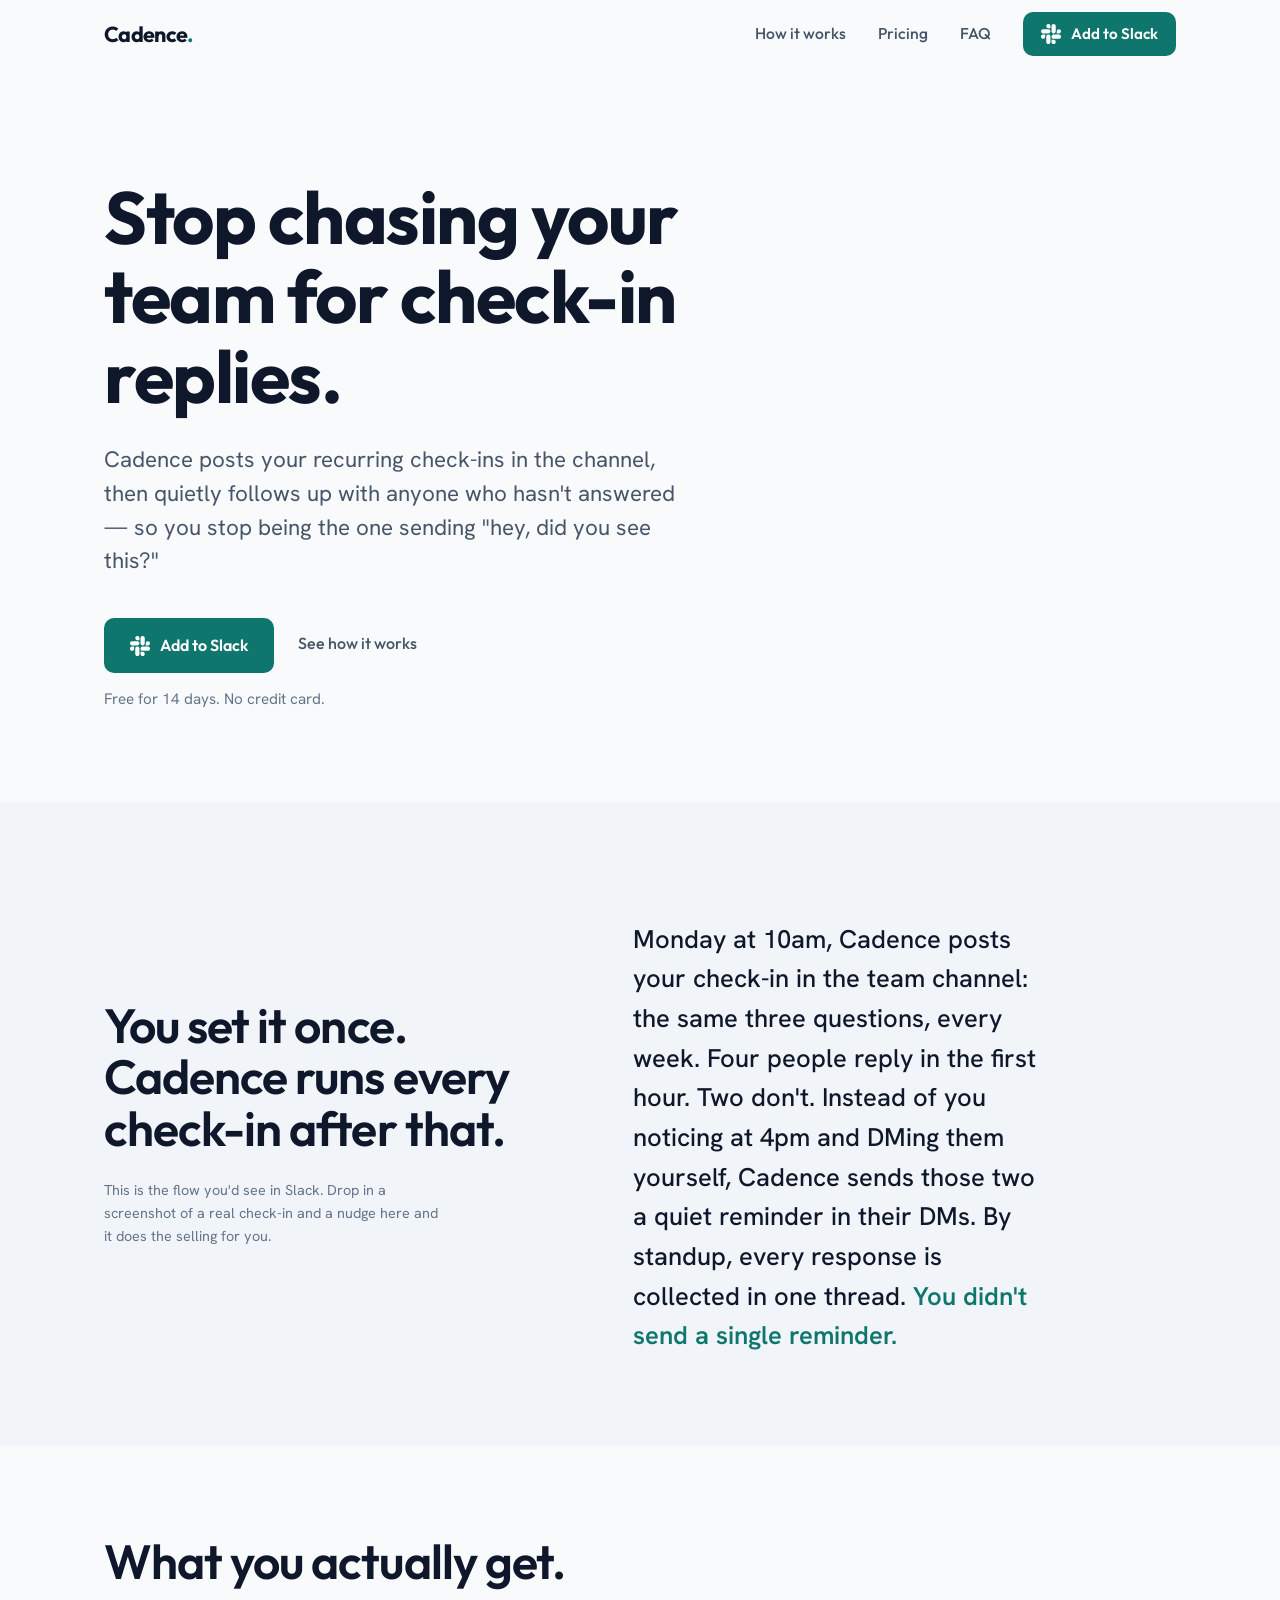
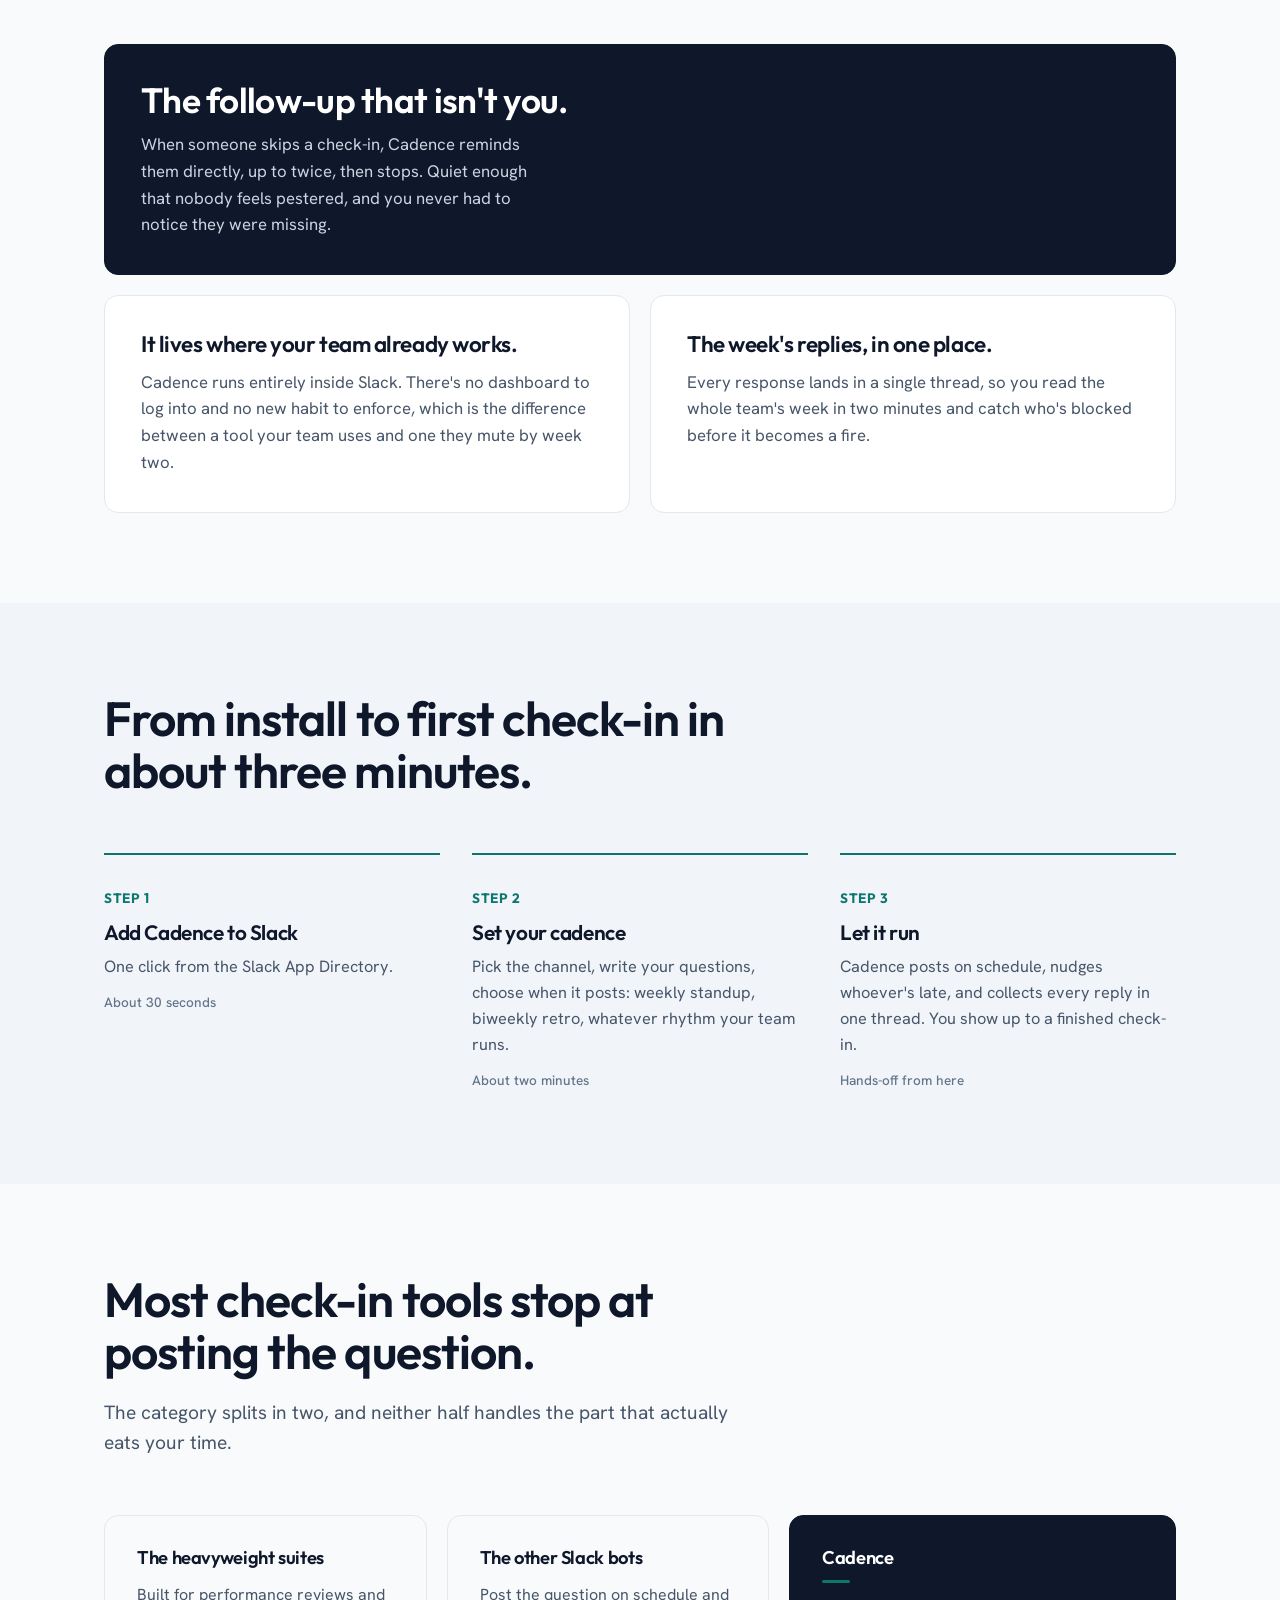
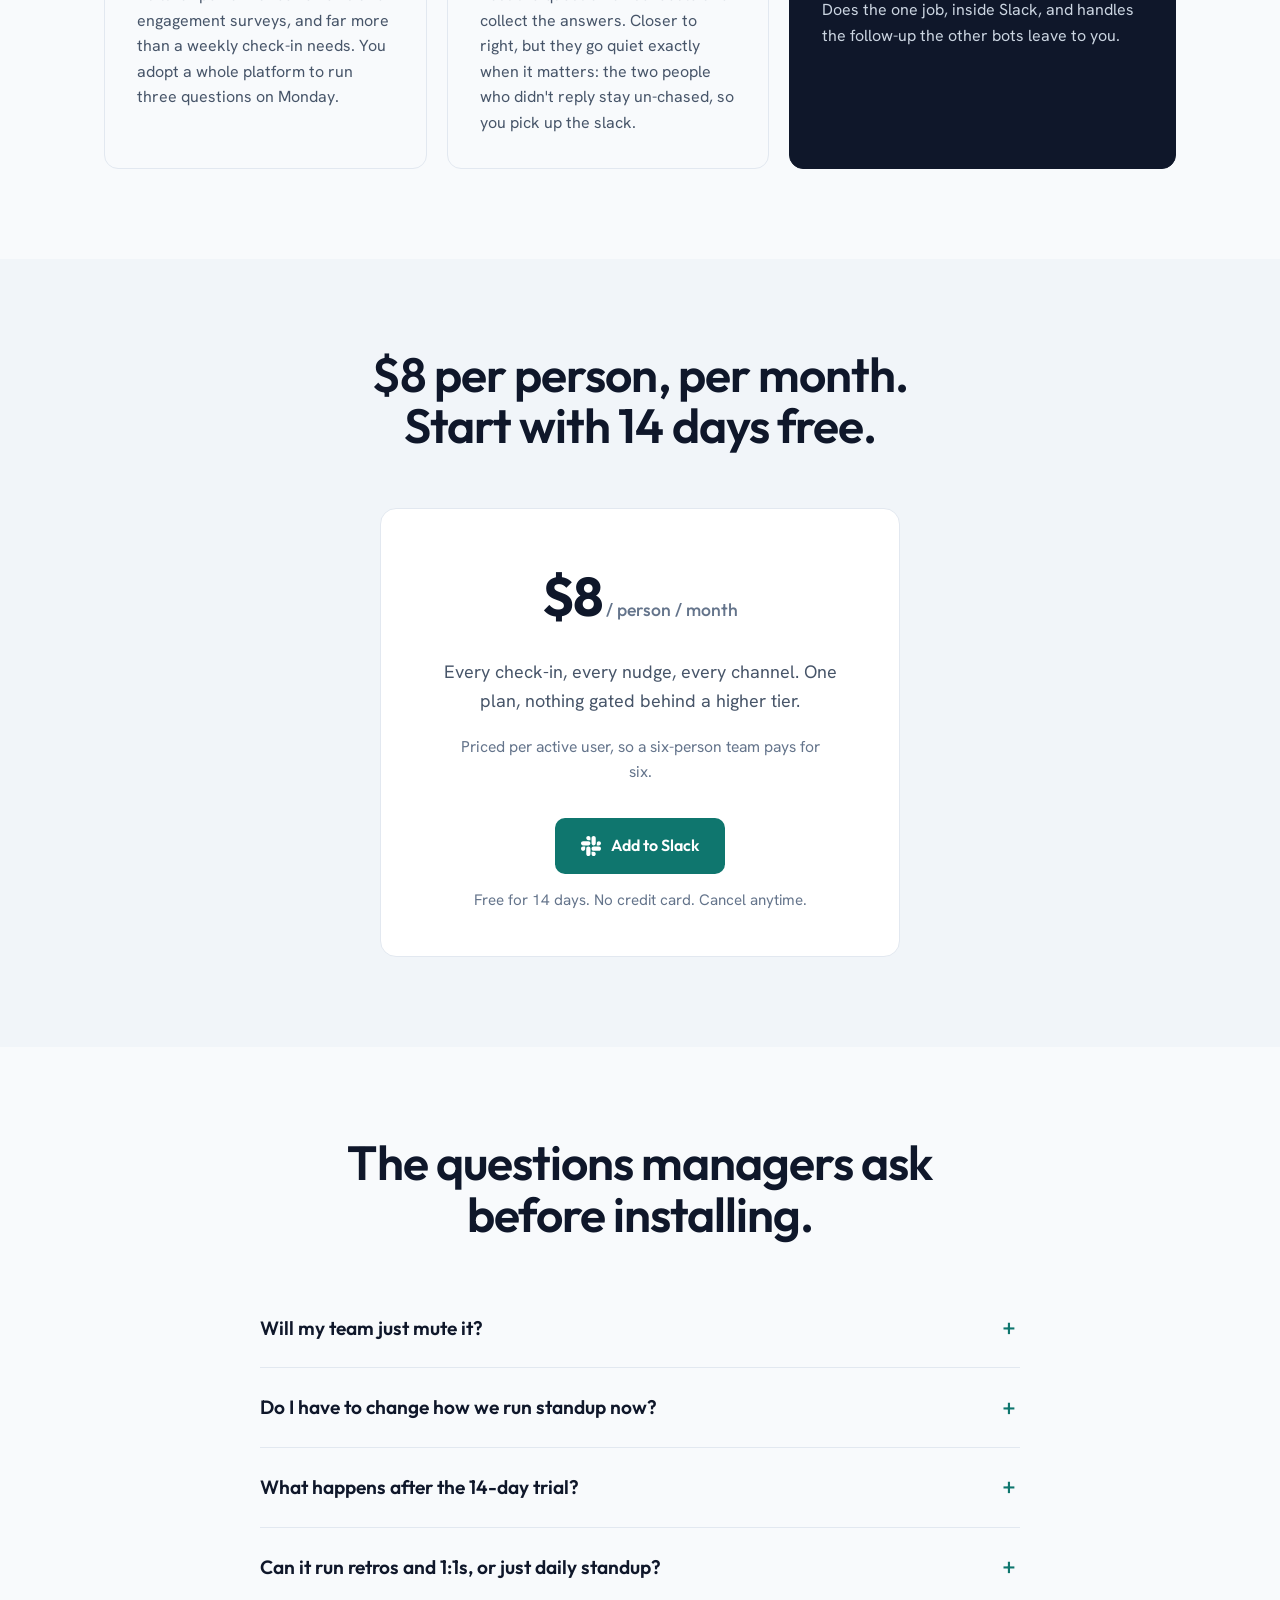
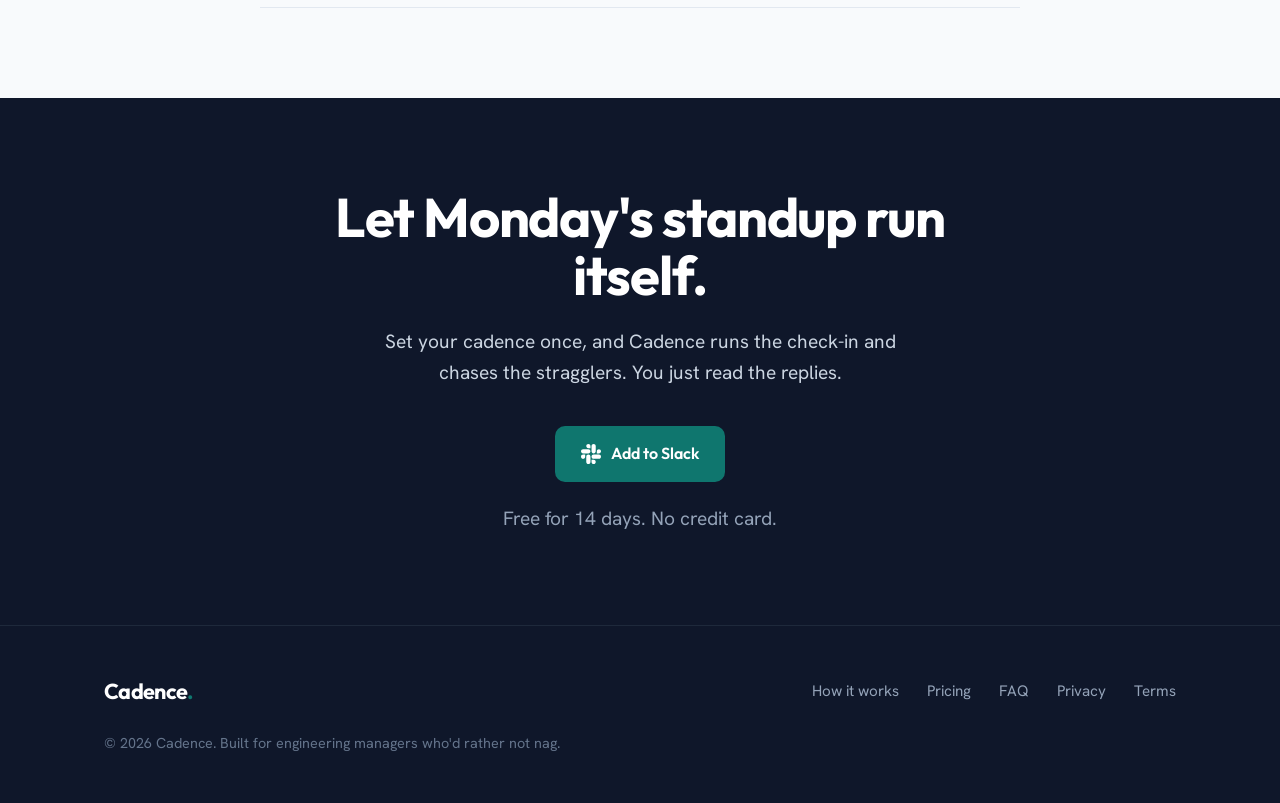
<file: examples/cadence/index.html>
<!DOCTYPE html>
<html lang="en">
<head>
  <meta charset="UTF-8" />
  <meta name="viewport" content="width=device-width, initial-scale=1.0" />

  <title>Stop chasing your team for check-in replies · Cadence</title>
  <meta name="description" content="Cadence runs your recurring team check-ins in Slack and automatically nudges whoever hasn't replied. Free for 14 days, no credit card." />
  <link rel="canonical" href="https://cadence.app/" />

  <!-- Open Graph / social share -->
  <meta property="og:type" content="website" />
  <meta property="og:url" content="https://cadence.app/" />
  <meta property="og:title" content="Stop chasing your team for check-in replies." />
  <meta property="og:description" content="Cadence posts your recurring check-ins in Slack, then quietly follows up with anyone who hasn't answered." />
  <meta property="og:image" content="https://cadence.app/og-cover.png" />
  <meta name="twitter:card" content="summary_large_image" />
  <meta name="twitter:title" content="Stop chasing your team for check-in replies." />
  <meta name="twitter:description" content="Cadence posts your recurring check-ins in Slack, then quietly follows up with anyone who hasn't answered." />
  <meta name="twitter:image" content="https://cadence.app/og-cover.png" />

  <!-- Favicon: teal rounded square, white C -->
  <link rel="icon" href="data:image/svg+xml,%3Csvg xmlns='http://www.w3.org/2000/svg' viewBox='0 0 32 32'%3E%3Crect width='32' height='32' rx='8' fill='%230d9488'/%3E%3Ctext x='16' y='23' font-family='Arial,sans-serif' font-size='20' font-weight='700' fill='white' text-anchor='middle'%3EC%3C/text%3E%3C/svg%3E" />

  <!-- Fonts: Outfit (headings) + Hanken Grotesk (body), not on the banned list -->
  <link rel="preconnect" href="https://fonts.googleapis.com" />
  <link rel="preconnect" href="https://fonts.gstatic.com" crossorigin />
  <link href="https://fonts.googleapis.com/css2?family=Hanken+Grotesk:wght@400;500;600&family=Outfit:wght@500;600;700&display=swap" rel="stylesheet" />

  <style>
    :root {
      --bg: #f8fafc;
      --bg-alt: #f1f5f9;
      --dark: #0f172a;
      --ink: #0f172a;
      --ink-soft: #475569;
      --ink-mute: #64748b;
      --accent: #0f766e;
      --accent-dark: #115e59;
      --border: #e2e8f0;
      --border-dark: #1e293b;
      --radius: 14px;
      --ease: cubic-bezier(0.25, 0.46, 0.45, 0.94);
      --maxw: 1120px;
    }

    * { margin: 0; padding: 0; box-sizing: border-box; }

    html { scroll-behavior: smooth; -webkit-text-size-adjust: 100%; }

    body {
      font-family: 'Hanken Grotesk', system-ui, sans-serif;
      background: var(--bg);
      color: var(--ink);
      font-size: 18px;
      line-height: 1.6;
      -webkit-font-smoothing: antialiased;
      overflow-x: hidden;
    }

    h1, h2, h3 { font-family: 'Outfit', system-ui, sans-serif; line-height: 1.08; letter-spacing: -0.02em; color: var(--ink); }

    .wrap { max-width: var(--maxw); margin: 0 auto; padding: 0 24px; }

    a { color: inherit; }

    /* ---------- buttons ---------- */
    .btn-slack {
      display: inline-flex; align-items: center; gap: 10px;
      background: var(--accent); color: #fff;
      font-family: 'Outfit', sans-serif; font-weight: 600; font-size: 1rem;
      padding: 15px 26px; border-radius: 10px; border: none;
      text-decoration: none; cursor: pointer;
      transition: transform 0.2s var(--ease), background 0.2s var(--ease);
      min-height: 52px;
    }
    .btn-slack:hover { background: var(--accent-dark); transform: scale(1.02); }
    .btn-slack:active { transform: scale(0.98); }
    .btn-slack svg { width: 20px; height: 20px; }

    .btn-slack.on-dark { background: var(--accent); }
    .btn-slack.on-dark:hover { background: var(--accent-dark); }

    .link-secondary {
      font-family: 'Outfit', sans-serif; font-weight: 500;
      color: var(--ink-soft); text-decoration: none; font-size: 1rem;
      border-bottom: 1px solid transparent; transition: border-color 0.2s var(--ease), color 0.2s var(--ease);
      padding-bottom: 2px;
    }
    .link-secondary:hover { color: var(--accent); border-color: var(--accent); }

    .risk { font-size: 0.95rem; color: var(--ink-mute); margin-top: 14px; }

    /* ---------- nav ---------- */
    header {
      position: sticky; top: 0; z-index: 50;
      transition: background 0.2s var(--ease), border-color 0.2s var(--ease), box-shadow 0.2s var(--ease);
      border-bottom: 1px solid transparent;
    }
    header.scrolled {
      background: rgba(248, 250, 252, 0.85);
      backdrop-filter: blur(10px);
      border-bottom: 1px solid var(--border);
    }
    nav { display: flex; align-items: center; justify-content: space-between; height: 68px; }
    .brand { font-family: 'Outfit', sans-serif; font-weight: 700; font-size: 1.35rem; letter-spacing: -0.03em; text-decoration: none; color: var(--ink); }
    .brand span { color: var(--accent); }
    .nav-links { display: flex; align-items: center; gap: 32px; }
    .nav-links a.navlink { font-family: 'Outfit', sans-serif; font-weight: 500; font-size: 0.98rem; color: var(--ink-soft); text-decoration: none; transition: color 0.15s var(--ease); }
    .nav-links a.navlink:hover { color: var(--ink); }
    .nav-links .btn-slack { padding: 10px 18px; min-height: 44px; font-size: 0.95rem; }
    .nav-cta-mobile { display: none; }

    /* ---------- hero ---------- */
    .hero { padding: clamp(72px, 12vh, 140px) 0 clamp(64px, 10vh, 120px); }
    .hero h1 { font-size: clamp(2.6rem, 6.5vw, 4.6rem); font-weight: 700; max-width: 15ch; }
    .hero .subhead {
      font-size: clamp(1.15rem, 2.2vw, 1.4rem); color: var(--ink-soft);
      max-width: 46ch; margin-top: 28px; line-height: 1.5;
    }
    .hero .cta-row { display: flex; align-items: center; gap: 24px; margin-top: 40px; flex-wrap: wrap; }

    /* ---------- section scaffolding ---------- */
    section { padding: clamp(72px, 10vh, 120px) 0; }
    .section-alt { background: var(--bg-alt); }
    h2.section-title { font-size: clamp(2rem, 4vw, 3rem); font-weight: 600; max-width: 20ch; }
    .lead { font-size: 1.2rem; color: var(--ink-soft); max-width: 60ch; margin-top: 20px; }

    /* ---------- solution reveal (prose block) ---------- */
    .solution .prose {
      font-size: clamp(1.25rem, 2.4vw, 1.6rem); line-height: 1.55; color: var(--ink);
      max-width: 30ch; font-weight: 500; margin-top: 28px;
    }
    .solution .prose .land { color: var(--accent); font-weight: 600; }
    .solution-grid { display: grid; grid-template-columns: 1fr 1.15fr; gap: 56px; align-items: center; }
    .solution .note { font-size: 0.9rem; color: var(--ink-mute); margin-top: 24px; max-width: 42ch; }

    /* ---------- features (asymmetric: nudge dominant) ---------- */
    .features-grid { display: grid; grid-template-columns: 1fr 1fr; gap: 20px; margin-top: 56px; }
    .feature {
      background: #fff; border: 1px solid var(--border); border-radius: var(--radius);
      padding: 36px;
    }
    .feature.dominant { grid-column: 1 / -1; background: var(--dark); border-color: var(--dark); }
    .feature.dominant h3, .feature.dominant p { color: #fff; }
    .feature.dominant h3 { font-size: clamp(1.6rem, 3vw, 2.2rem); }
    .feature.dominant .badge { color: var(--accent); }
    .feature.dominant p { color: #cbd5e1; max-width: 44ch; }
    .feature h3 { font-size: 1.4rem; font-weight: 600; margin-bottom: 12px; }
    .feature p { color: var(--ink-soft); font-size: 1.05rem; }
    .badge { display: inline-block; font-family: 'Outfit', sans-serif; font-weight: 600; font-size: 0.8rem; letter-spacing: 0.04em; text-transform: uppercase; color: var(--accent); margin-bottom: 14px; }

    /* ---------- how it works (steps) ---------- */
    .steps { display: grid; grid-template-columns: repeat(3, 1fr); gap: 32px; margin-top: 56px; counter-reset: step; }
    .step { position: relative; padding-top: 28px; border-top: 2px solid var(--accent); }
    .step .num { font-family: 'Outfit', sans-serif; font-weight: 700; font-size: 0.85rem; color: var(--accent); letter-spacing: 0.05em; }
    .step h3 { font-size: 1.3rem; font-weight: 600; margin: 10px 0 10px; }
    .step p { color: var(--ink-soft); font-size: 1.02rem; }
    .step .time { display: inline-block; margin-top: 12px; font-size: 0.85rem; color: var(--ink-mute); font-weight: 500; }

    /* ---------- comparison ---------- */
    .compare-grid { display: grid; grid-template-columns: 1fr 1fr 1.2fr; gap: 20px; margin-top: 56px; }
    .compare-col { padding: 32px; border-radius: var(--radius); border: 1px solid var(--border); background: #fff; }
    .compare-col.them { background: transparent; }
    .compare-col.us { background: var(--dark); border-color: var(--dark); }
    .compare-col h3 { font-family: 'Outfit', sans-serif; font-size: 1.15rem; font-weight: 600; margin-bottom: 14px; }
    .compare-col.us h3 { color: #fff; }
    .compare-col.us h3::after { content: ''; display: block; width: 28px; height: 3px; background: var(--accent); margin-top: 12px; border-radius: 2px; }
    .compare-col p { font-size: 1rem; color: var(--ink-soft); }
    .compare-col.us p { color: #cbd5e1; }

    /* ---------- pricing ---------- */
    .price-card {
      max-width: 520px; margin: 56px auto 0; background: #fff;
      border: 1px solid var(--border); border-radius: 16px; padding: 44px; text-align: center;
    }
    .price-amount { font-family: 'Outfit', sans-serif; font-weight: 700; font-size: 3.4rem; color: var(--ink); letter-spacing: -0.03em; }
    .price-amount .per { font-size: 1.1rem; font-weight: 500; color: var(--ink-mute); letter-spacing: 0; }
    .price-card .incl { color: var(--ink-soft); margin: 18px auto 6px; max-width: 40ch; }
    .price-card .incl.small { font-size: 0.98rem; color: var(--ink-mute); }
    .price-card .btn-slack { margin-top: 28px; }

    /* ---------- faq ---------- */
    .faq-list { max-width: 760px; margin: 48px auto 0; }
    details { border-bottom: 1px solid var(--border); }
    details summary {
      list-style: none; cursor: pointer; padding: 24px 40px 24px 0; position: relative;
      font-family: 'Outfit', sans-serif; font-weight: 600; font-size: 1.2rem; color: var(--ink);
    }
    details summary::-webkit-details-marker { display: none; }
    details summary::after {
      content: '+'; position: absolute; right: 4px; top: 50%; transform: translateY(-50%);
      font-size: 1.6rem; font-weight: 400; color: var(--accent); transition: transform 0.2s var(--ease);
    }
    details[open] summary::after { transform: translateY(-50%) rotate(45deg); }
    details .answer { padding: 0 40px 26px 0; color: var(--ink-soft); font-size: 1.08rem; max-width: 65ch; }

    /* ---------- final CTA (second hero, dark) ---------- */
    .final { background: var(--dark); text-align: center; }
    .final h2 { color: #fff; font-size: clamp(2.2rem, 4.5vw, 3.4rem); font-weight: 700; max-width: 18ch; margin: 0 auto; }
    .final p { color: #cbd5e1; font-size: 1.2rem; max-width: 52ch; margin: 22px auto 0; }
    .final .cta-row { display: flex; flex-direction: column; align-items: center; margin-top: 38px; }
    .final .risk { color: #94a3b8; }

    /* ---------- footer ---------- */
    footer { background: var(--dark); border-top: 1px solid var(--border-dark); padding: 48px 0; }
    .foot { display: flex; justify-content: space-between; align-items: center; flex-wrap: wrap; gap: 20px; }
    .foot .brand { color: #fff; }
    .foot-links { display: flex; gap: 28px; flex-wrap: wrap; }
    .foot-links a { color: #94a3b8; text-decoration: none; font-size: 0.95rem; transition: color 0.15s var(--ease); }
    .foot-links a:hover { color: #fff; }
    .copyright { color: #64748b; font-size: 0.9rem; margin-top: 24px; }

    /* ---------- scroll reveal ---------- */
    .reveal { opacity: 0; transform: translateY(20px); transition: opacity 0.6s var(--ease), transform 0.6s var(--ease); }
    .reveal.in { opacity: 1; transform: translateY(0); }

    /* ---------- responsive ---------- */
    @media (max-width: 860px) {
      .nav-links { gap: 18px; }
      .nav-links .navlink { display: none; }
      .solution-grid { grid-template-columns: 1fr; gap: 24px; }
      .features-grid { grid-template-columns: 1fr; }
      .steps { grid-template-columns: 1fr; gap: 36px; }
      .compare-grid { grid-template-columns: 1fr; }
    }
    @media (max-width: 520px) {
      body { font-size: 17px; }
      .hero .cta-row { flex-direction: column; align-items: flex-start; gap: 18px; }
      .hero .cta-row .btn-slack { width: 100%; justify-content: center; }
      .price-card { padding: 32px 24px; }
    }

    @media (prefers-reduced-motion: reduce) {
      * { animation: none !important; transition: none !important; scroll-behavior: auto !important; }
      .reveal { opacity: 1; transform: none; }
    }
  </style>
</head>
<body>

  <header id="site-header">
    <div class="wrap">
      <nav>
        <a href="#" class="brand">Cadence<span>.</span></a>
        <div class="nav-links">
          <a href="#how" class="navlink">How it works</a>
          <a href="#pricing" class="navlink">Pricing</a>
          <a href="#faq" class="navlink">FAQ</a>
          <a href="#install" class="btn-slack" aria-label="Add Cadence to Slack">
            <svg viewBox="0 0 122.8 122.8" aria-hidden="true"><path d="M25.8 77.6c0 7.1-5.8 12.9-12.9 12.9S0 84.7 0 77.6s5.8-12.9 12.9-12.9h12.9v12.9zm6.5 0c0-7.1 5.8-12.9 12.9-12.9s12.9 5.8 12.9 12.9v32.3c0 7.1-5.8 12.9-12.9 12.9s-12.9-5.8-12.9-12.9V77.6z" fill="#fff"/><path d="M45.2 25.8c-7.1 0-12.9-5.8-12.9-12.9S38.1 0 45.2 0s12.9 5.8 12.9 12.9v12.9H45.2zm0 6.5c7.1 0 12.9 5.8 12.9 12.9s-5.8 12.9-12.9 12.9H12.9C5.8 58.1 0 52.3 0 45.2s5.8-12.9 12.9-12.9h32.3z" fill="#fff"/><path d="M97 45.2c0-7.1 5.8-12.9 12.9-12.9s12.9 5.8 12.9 12.9-5.8 12.9-12.9 12.9H97V45.2zm-6.5 0c0 7.1-5.8 12.9-12.9 12.9s-12.9-5.8-12.9-12.9V12.9C64.7 5.8 70.5 0 77.6 0s12.9 5.8 12.9 12.9v32.3z" fill="#fff"/><path d="M77.6 97c7.1 0 12.9 5.8 12.9 12.9s-5.8 12.9-12.9 12.9-12.9-5.8-12.9-12.9V97h12.9zm0-6.5c-7.1 0-12.9-5.8-12.9-12.9s5.8-12.9 12.9-12.9h32.3c7.1 0 12.9 5.8 12.9 12.9s-5.8 12.9-12.9 12.9H77.6z" fill="#fff"/></svg>
            Add to Slack
          </a>
        </div>
      </nav>
    </div>
  </header>

  <main>

    <!-- HERO -->
    <section class="hero">
      <div class="wrap">
        <h1>Stop chasing your team for check-in replies.</h1>
        <p class="subhead">Cadence posts your recurring check-ins in the channel, then quietly follows up with anyone who hasn't answered — so you stop being the one sending "hey, did you see this?"</p>
        <div class="cta-row">
          <a href="#install" class="btn-slack" aria-label="Add Cadence to Slack">
            <svg viewBox="0 0 122.8 122.8" aria-hidden="true"><path d="M25.8 77.6c0 7.1-5.8 12.9-12.9 12.9S0 84.7 0 77.6s5.8-12.9 12.9-12.9h12.9v12.9zm6.5 0c0-7.1 5.8-12.9 12.9-12.9s12.9 5.8 12.9 12.9v32.3c0 7.1-5.8 12.9-12.9 12.9s-12.9-5.8-12.9-12.9V77.6z" fill="#fff"/><path d="M45.2 25.8c-7.1 0-12.9-5.8-12.9-12.9S38.1 0 45.2 0s12.9 5.8 12.9 12.9v12.9H45.2zm0 6.5c7.1 0 12.9 5.8 12.9 12.9s-5.8 12.9-12.9 12.9H12.9C5.8 58.1 0 52.3 0 45.2s5.8-12.9 12.9-12.9h32.3z" fill="#fff"/><path d="M97 45.2c0-7.1 5.8-12.9 12.9-12.9s12.9 5.8 12.9 12.9-5.8 12.9-12.9 12.9H97V45.2zm-6.5 0c0 7.1-5.8 12.9-12.9 12.9s-12.9-5.8-12.9-12.9V12.9C64.7 5.8 70.5 0 77.6 0s12.9 5.8 12.9 12.9v32.3z" fill="#fff"/><path d="M77.6 97c7.1 0 12.9 5.8 12.9 12.9s-5.8 12.9-12.9 12.9-12.9-5.8-12.9-12.9V97h12.9zm0-6.5c-7.1 0-12.9-5.8-12.9-12.9s5.8-12.9 12.9-12.9h32.3c7.1 0 12.9 5.8 12.9 12.9s-5.8 12.9-12.9 12.9H77.6z" fill="#fff"/></svg>
            Add to Slack
          </a>
          <a href="#how" class="link-secondary">See how it works</a>
        </div>
        <p class="risk">Free for 14 days. No credit card.</p>
      </div>
    </section>

    <!-- SOLUTION REVEAL -->
    <section class="solution section-alt" id="solution">
      <div class="wrap">
        <div class="solution-grid">
          <div class="reveal">
            <h2 class="section-title">You set it once. Cadence runs every check-in after that.</h2>
            <p class="note">This is the flow you'd see in Slack. Drop in a screenshot of a real check-in and a nudge here and it does the selling for you.</p>
          </div>
          <p class="prose reveal">Monday at 10am, Cadence posts your check-in in the team channel: the same three questions, every week. Four people reply in the first hour. Two don't. Instead of you noticing at 4pm and DMing them yourself, Cadence sends those two a quiet reminder in their DMs. By standup, every response is collected in one thread. <span class="land">You didn't send a single reminder.</span></p>
        </div>
      </div>
    </section>

    <!-- FEATURES -->
    <section id="features">
      <div class="wrap">
        <h2 class="section-title reveal">What you actually get.</h2>
        <div class="features-grid">
          <article class="feature dominant reveal">
            <h3>The follow-up that isn't you.</h3>
            <p>When someone skips a check-in, Cadence reminds them directly, up to twice, then stops. Quiet enough that nobody feels pestered, and you never had to notice they were missing.</p>
          </article>
          <article class="feature reveal">
            <h3>It lives where your team already works.</h3>
            <p>Cadence runs entirely inside Slack. There's no dashboard to log into and no new habit to enforce, which is the difference between a tool your team uses and one they mute by week two.</p>
          </article>
          <article class="feature reveal">
            <h3>The week's replies, in one place.</h3>
            <p>Every response lands in a single thread, so you read the whole team's week in two minutes and catch who's blocked before it becomes a fire.</p>
          </article>
        </div>
      </div>
    </section>

    <!-- HOW IT WORKS -->
    <section class="section-alt" id="how">
      <div class="wrap">
        <h2 class="section-title reveal">From install to first check-in in about three minutes.</h2>
        <div class="steps">
          <div class="step reveal">
            <span class="num">STEP 1</span>
            <h3>Add Cadence to Slack</h3>
            <p>One click from the Slack App Directory.</p>
            <span class="time">About 30 seconds</span>
          </div>
          <div class="step reveal">
            <span class="num">STEP 2</span>
            <h3>Set your cadence</h3>
            <p>Pick the channel, write your questions, choose when it posts: weekly standup, biweekly retro, whatever rhythm your team runs.</p>
            <span class="time">About two minutes</span>
          </div>
          <div class="step reveal">
            <span class="num">STEP 3</span>
            <h3>Let it run</h3>
            <p>Cadence posts on schedule, nudges whoever's late, and collects every reply in one thread. You show up to a finished check-in.</p>
            <span class="time">Hands-off from here</span>
          </div>
        </div>
      </div>
    </section>

    <!-- COMPARISON -->
    <section id="compare">
      <div class="wrap">
        <h2 class="section-title reveal">Most check-in tools stop at posting the question.</h2>
        <p class="lead reveal">The category splits in two, and neither half handles the part that actually eats your time.</p>
        <div class="compare-grid">
          <div class="compare-col them reveal">
            <h3>The heavyweight suites</h3>
            <p>Built for performance reviews and engagement surveys, and far more than a weekly check-in needs. You adopt a whole platform to run three questions on Monday.</p>
          </div>
          <div class="compare-col them reveal">
            <h3>The other Slack bots</h3>
            <p>Post the question on schedule and collect the answers. Closer to right, but they go quiet exactly when it matters: the two people who didn't reply stay un-chased, so you pick up the slack.</p>
          </div>
          <div class="compare-col us reveal">
            <h3>Cadence</h3>
            <p>Does the one job, inside Slack, and handles the follow-up the other bots leave to you.</p>
          </div>
        </div>
      </div>
    </section>

    <!-- PRICING -->
    <section class="section-alt" id="pricing">
      <div class="wrap">
        <h2 class="section-title reveal" style="margin: 0 auto; text-align: center;">$8 per person, per month. Start with 14 days free.</h2>
        <div class="price-card reveal">
          <div class="price-amount">$8<span class="per"> / person / month</span></div>
          <p class="incl">Every check-in, every nudge, every channel. One plan, nothing gated behind a higher tier.</p>
          <p class="incl small">Priced per active user, so a six-person team pays for six.</p>
          <a href="#install" class="btn-slack" aria-label="Add Cadence to Slack">
            <svg viewBox="0 0 122.8 122.8" aria-hidden="true"><path d="M25.8 77.6c0 7.1-5.8 12.9-12.9 12.9S0 84.7 0 77.6s5.8-12.9 12.9-12.9h12.9v12.9zm6.5 0c0-7.1 5.8-12.9 12.9-12.9s12.9 5.8 12.9 12.9v32.3c0 7.1-5.8 12.9-12.9 12.9s-12.9-5.8-12.9-12.9V77.6z" fill="#fff"/><path d="M45.2 25.8c-7.1 0-12.9-5.8-12.9-12.9S38.1 0 45.2 0s12.9 5.8 12.9 12.9v12.9H45.2zm0 6.5c7.1 0 12.9 5.8 12.9 12.9s-5.8 12.9-12.9 12.9H12.9C5.8 58.1 0 52.3 0 45.2s5.8-12.9 12.9-12.9h32.3z" fill="#fff"/><path d="M97 45.2c0-7.1 5.8-12.9 12.9-12.9s12.9 5.8 12.9 12.9-5.8 12.9-12.9 12.9H97V45.2zm-6.5 0c0 7.1-5.8 12.9-12.9 12.9s-12.9-5.8-12.9-12.9V12.9C64.7 5.8 70.5 0 77.6 0s12.9 5.8 12.9 12.9v32.3z" fill="#fff"/><path d="M77.6 97c7.1 0 12.9 5.8 12.9 12.9s-5.8 12.9-12.9 12.9-12.9-5.8-12.9-12.9V97h12.9zm0-6.5c-7.1 0-12.9-5.8-12.9-12.9s5.8-12.9 12.9-12.9h32.3c7.1 0 12.9 5.8 12.9 12.9s-5.8 12.9-12.9 12.9H77.6z" fill="#fff"/></svg>
            Add to Slack
          </a>
          <p class="risk">Free for 14 days. No credit card. Cancel anytime.</p>
        </div>
      </div>
    </section>

    <!-- FAQ -->
    <section id="faq">
      <div class="wrap">
        <h2 class="section-title reveal" style="text-align: center; margin: 0 auto;">The questions managers ask before installing.</h2>
        <div class="faq-list reveal">
          <details name="faq">
            <summary>Will my team just mute it?</summary>
            <div class="answer">Cadence reminds a non-responder up to twice, then stops, so it never turns into noise people tune out. It posts on the schedule you set, not at random. The nudge is what gets replies without you asking for them.</div>
          </details>
          <details name="faq">
            <summary>Do I have to change how we run standup now?</summary>
            <div class="answer">No. Point Cadence at your existing channel and keep the questions you already ask. It runs the standup you already have, minus the part where you chase people.</div>
          </details>
          <details name="faq">
            <summary>What happens after the 14-day trial?</summary>
            <div class="answer">You pick a plan to keep going, or Cadence pauses. There's no card on file, so nothing charges automatically. Your setup stays saved if you come back.</div>
          </details>
          <details name="faq">
            <summary>Can it run retros and 1:1s, or just daily standup?</summary>
            <div class="answer">Any recurring check-in that lives in Slack: weekly standup, biweekly retro, monthly team pulse. You set the questions and the rhythm.</div>
          </details>
        </div>
      </div>
    </section>

    <!-- FINAL CTA -->
    <section class="final" id="install">
      <div class="wrap">
        <h2 class="reveal">Let Monday's standup run itself.</h2>
        <p class="reveal">Set your cadence once, and Cadence runs the check-in and chases the stragglers. You just read the replies.</p>
        <div class="cta-row reveal">
          <a href="#" class="btn-slack on-dark" aria-label="Add Cadence to Slack">
            <svg viewBox="0 0 122.8 122.8" aria-hidden="true"><path d="M25.8 77.6c0 7.1-5.8 12.9-12.9 12.9S0 84.7 0 77.6s5.8-12.9 12.9-12.9h12.9v12.9zm6.5 0c0-7.1 5.8-12.9 12.9-12.9s12.9 5.8 12.9 12.9v32.3c0 7.1-5.8 12.9-12.9 12.9s-12.9-5.8-12.9-12.9V77.6z" fill="#fff"/><path d="M45.2 25.8c-7.1 0-12.9-5.8-12.9-12.9S38.1 0 45.2 0s12.9 5.8 12.9 12.9v12.9H45.2zm0 6.5c7.1 0 12.9 5.8 12.9 12.9s-5.8 12.9-12.9 12.9H12.9C5.8 58.1 0 52.3 0 45.2s5.8-12.9 12.9-12.9h32.3z" fill="#fff"/><path d="M97 45.2c0-7.1 5.8-12.9 12.9-12.9s12.9 5.8 12.9 12.9-5.8 12.9-12.9 12.9H97V45.2zm-6.5 0c0 7.1-5.8 12.9-12.9 12.9s-12.9-5.8-12.9-12.9V12.9C64.7 5.8 70.5 0 77.6 0s12.9 5.8 12.9 12.9v32.3z" fill="#fff"/><path d="M77.6 97c7.1 0 12.9 5.8 12.9 12.9s-5.8 12.9-12.9 12.9-12.9-5.8-12.9-12.9V97h12.9zm0-6.5c-7.1 0-12.9-5.8-12.9-12.9s5.8-12.9 12.9-12.9h32.3c7.1 0 12.9 5.8 12.9 12.9s-5.8 12.9-12.9 12.9H77.6z" fill="#fff"/></svg>
            Add to Slack
          </a>
          <p class="risk">Free for 14 days. No credit card.</p>
        </div>
      </div>
    </section>

  </main>

  <footer>
    <div class="wrap">
      <div class="foot">
        <a href="#" class="brand">Cadence<span>.</span></a>
        <div class="foot-links">
          <a href="#how">How it works</a>
          <a href="#pricing">Pricing</a>
          <a href="#faq">FAQ</a>
          <a href="/privacy">Privacy</a>
          <a href="/terms">Terms</a>
        </div>
      </div>
      <p class="copyright">© 2026 Cadence. Built for engineering managers who'd rather not nag.</p>
    </div>
  </footer>

  <!-- Structured data -->
  <script type="application/ld+json">
  {
    "@context": "https://schema.org",
    "@graph": [
      {
        "@type": "Organization",
        "name": "Cadence",
        "url": "https://cadence.app/"
      },
      {
        "@type": "Product",
        "name": "Cadence",
        "description": "A Slack app that runs recurring team check-ins and automatically nudges people who haven't responded.",
        "offers": {
          "@type": "Offer",
          "price": "8.00",
          "priceCurrency": "USD",
          "description": "Per active user, per month. 14-day free trial, no credit card."
        }
      },
      {
        "@type": "FAQPage",
        "mainEntity": [
          { "@type": "Question", "name": "Will my team just mute it?", "acceptedAnswer": { "@type": "Answer", "text": "Cadence reminds a non-responder up to twice, then stops, so it never turns into noise people tune out. It posts on the schedule you set, not at random. The nudge is what gets replies without you asking for them." } },
          { "@type": "Question", "name": "Do I have to change how we run standup now?", "acceptedAnswer": { "@type": "Answer", "text": "No. Point Cadence at your existing channel and keep the questions you already ask. It runs the standup you already have, minus the part where you chase people." } },
          { "@type": "Question", "name": "What happens after the 14-day trial?", "acceptedAnswer": { "@type": "Answer", "text": "You pick a plan to keep going, or Cadence pauses. There's no card on file, so nothing charges automatically. Your setup stays saved if you come back." } },
          { "@type": "Question", "name": "Can it run retros and 1:1s, or just daily standup?", "acceptedAnswer": { "@type": "Answer", "text": "Any recurring check-in that lives in Slack: weekly standup, biweekly retro, monthly team pulse. You set the questions and the rhythm." } }
        ]
      }
    ]
  }
  </script>

  <script>
    // Nav: transparent -> solid on scroll
    var header = document.getElementById('site-header');
    function onScroll() { header.classList.toggle('scrolled', window.scrollY > 12); }
    window.addEventListener('scroll', onScroll, { passive: true });
    onScroll();

    // Scroll reveal (IntersectionObserver, not scroll listener)
    var prefersReduced = window.matchMedia('(prefers-reduced-motion: reduce)').matches;
    if (!prefersReduced && 'IntersectionObserver' in window) {
      var io = new IntersectionObserver(function (entries) {
        entries.forEach(function (e) {
          if (e.isIntersecting) { e.target.classList.add('in'); io.unobserve(e.target); }
        });
      }, { threshold: 0.12, rootMargin: '0px 0px -40px 0px' });
      document.querySelectorAll('.reveal').forEach(function (el) { io.observe(el); });
    } else {
      document.querySelectorAll('.reveal').forEach(function (el) { el.classList.add('in'); });
    }

    // FAQ: native name="faq" already enforces one-open in modern browsers; fallback for older
    var faqs = document.querySelectorAll('details[name="faq"]');
    faqs.forEach(function (d) {
      d.addEventListener('toggle', function () {
        if (d.open) { faqs.forEach(function (o) { if (o !== d) o.open = false; }); }
      });
    });
  </script>

</body>
</html>
</file>
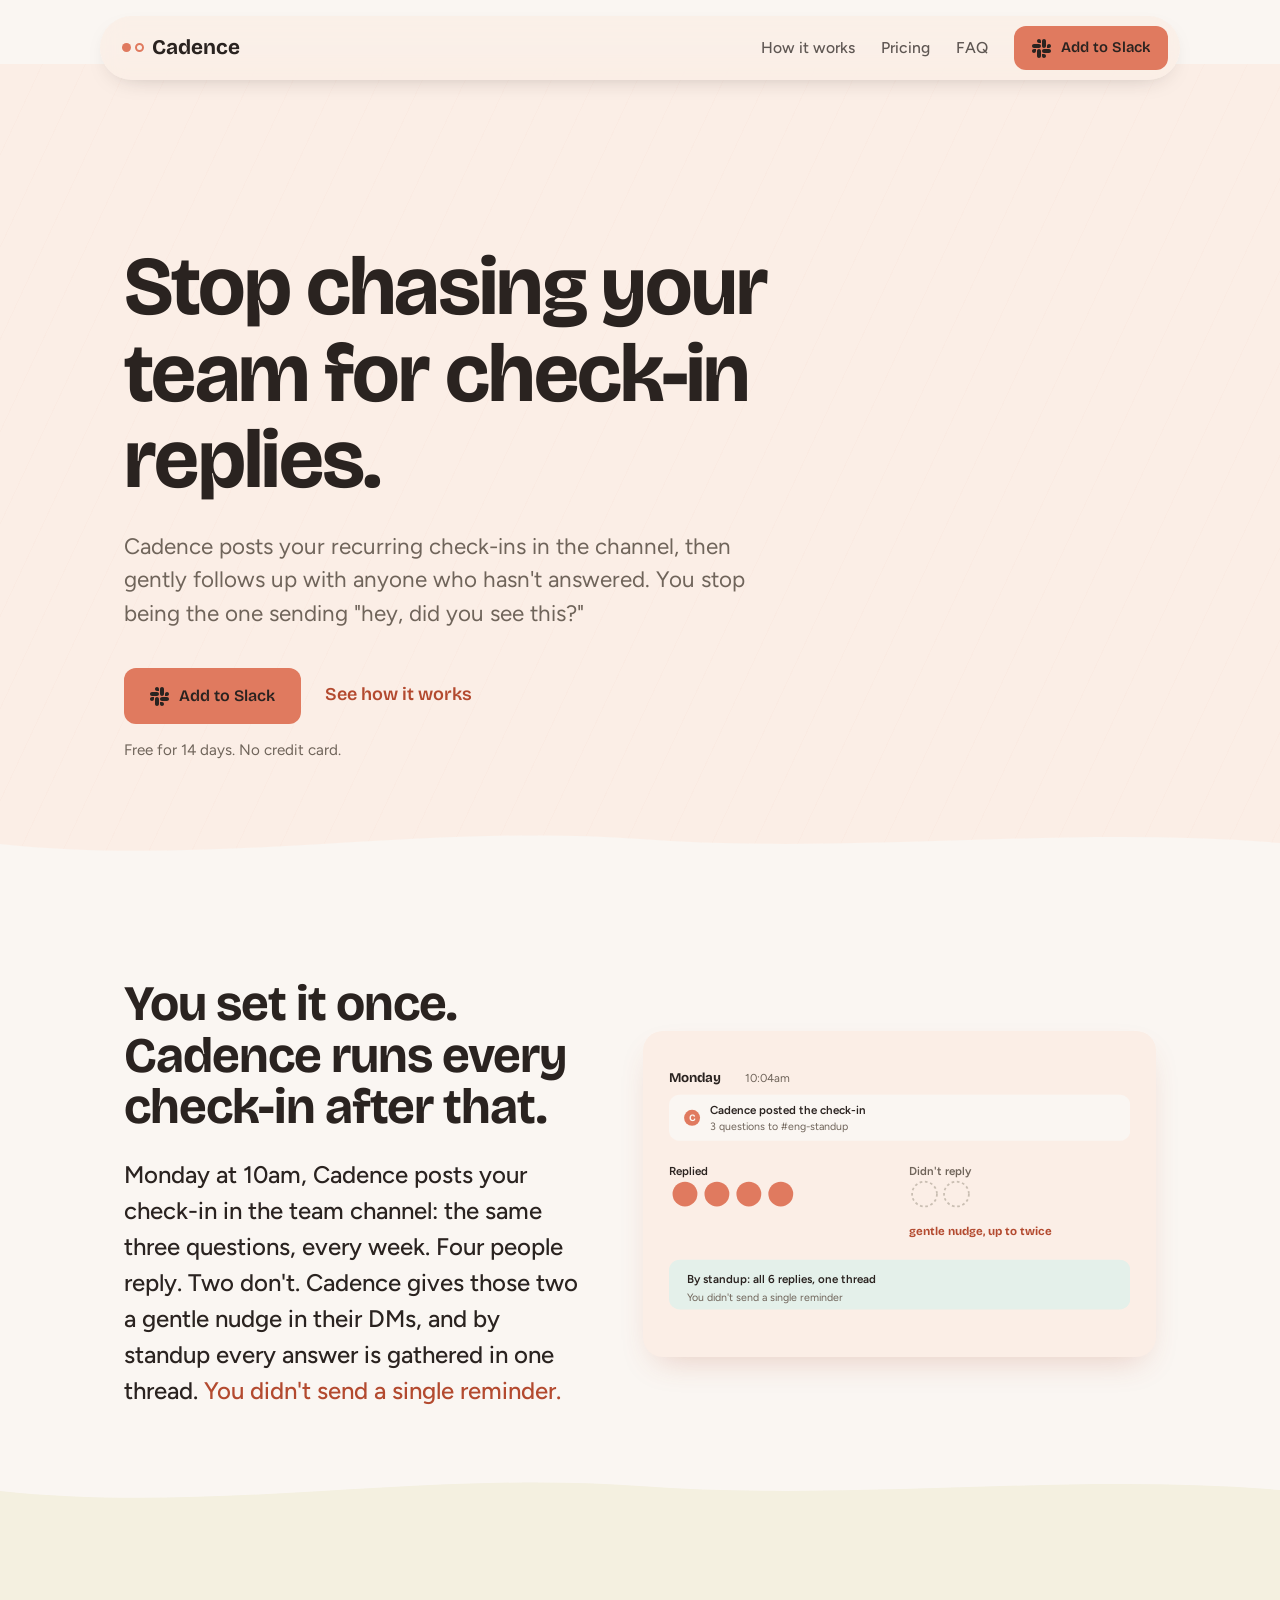
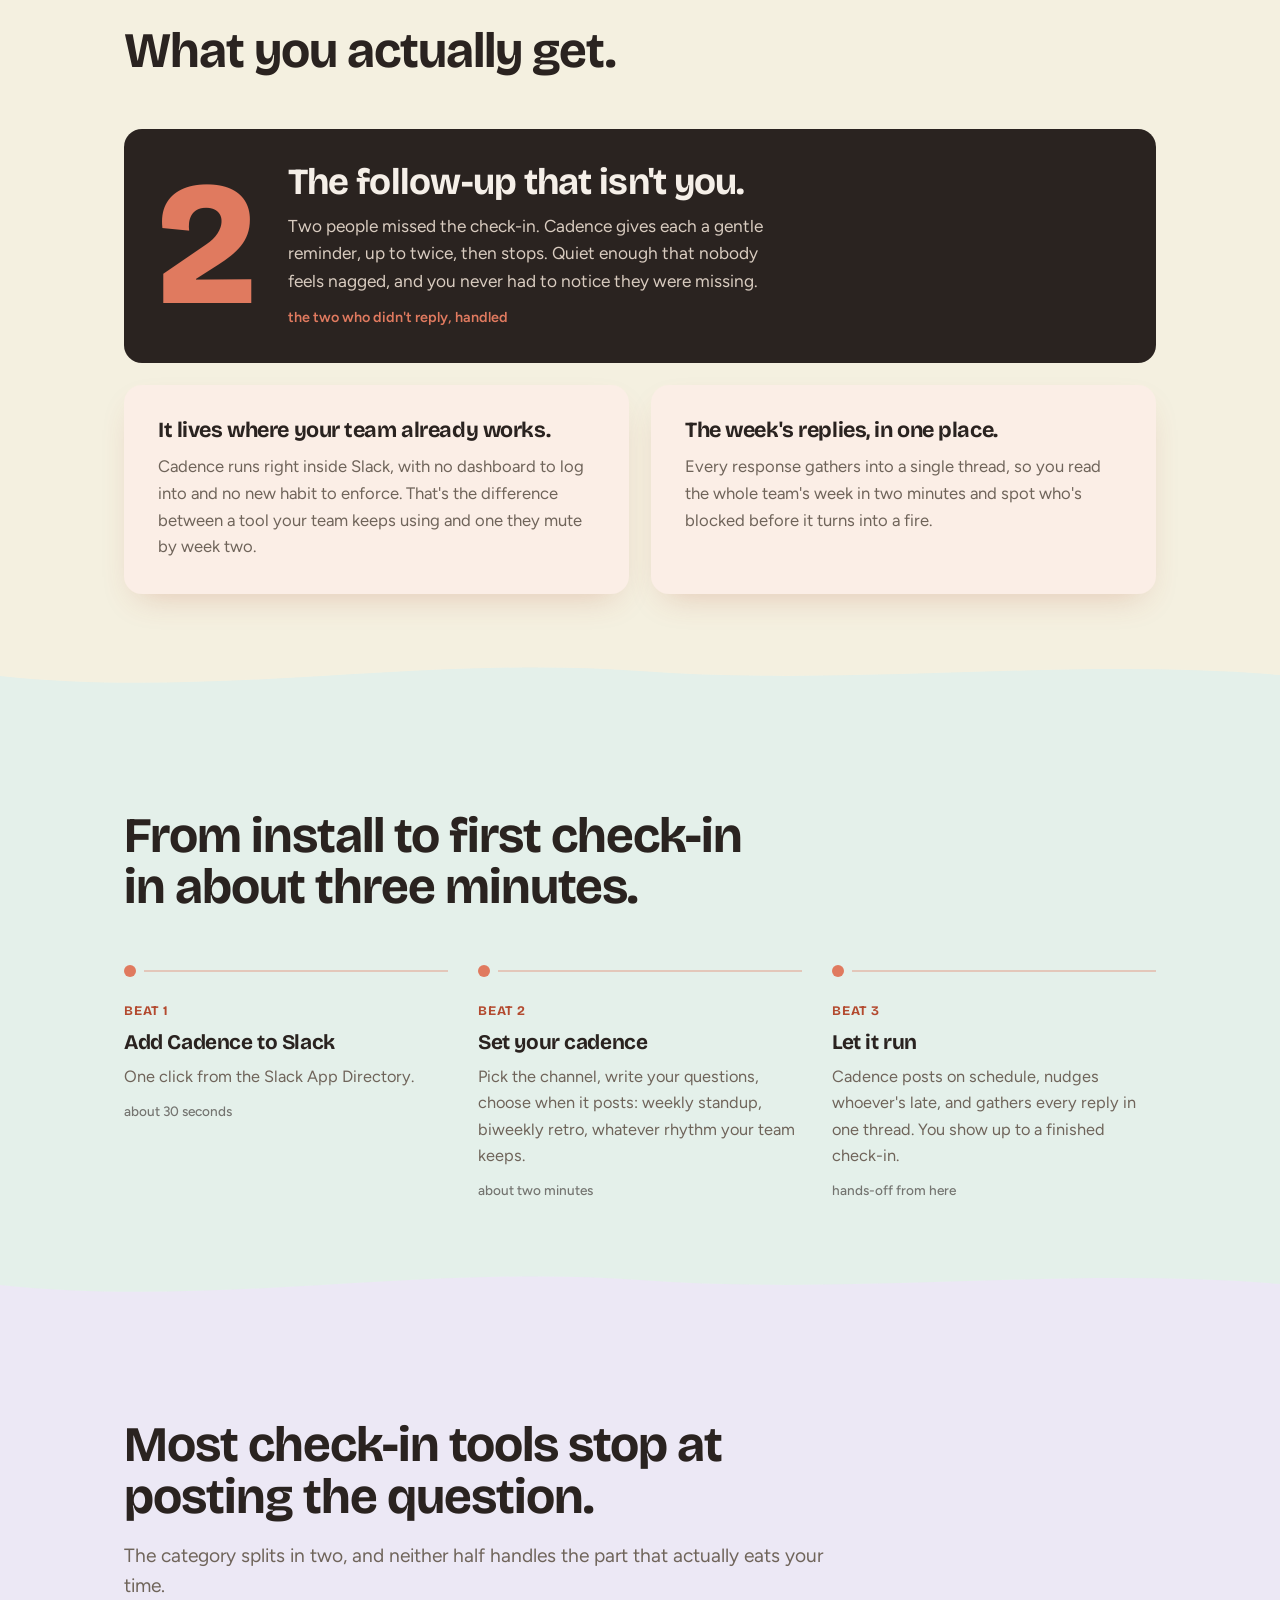
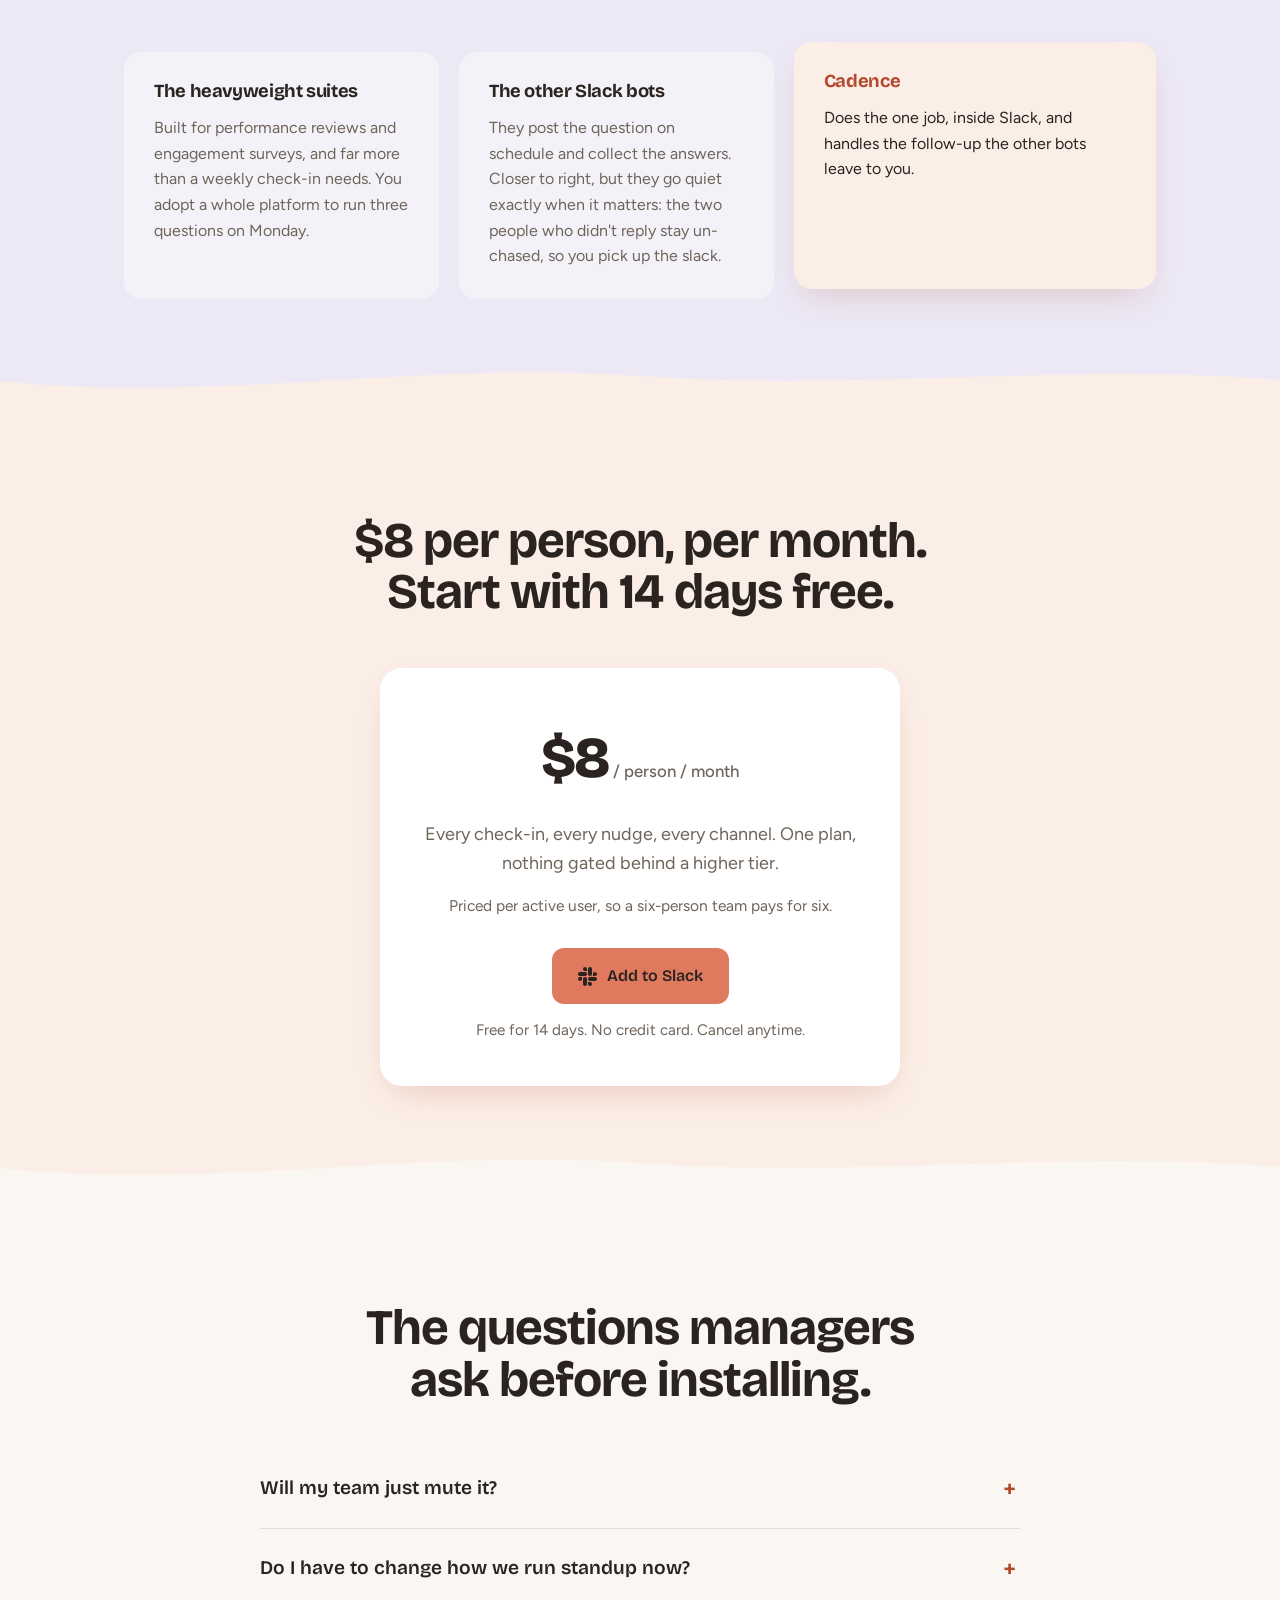
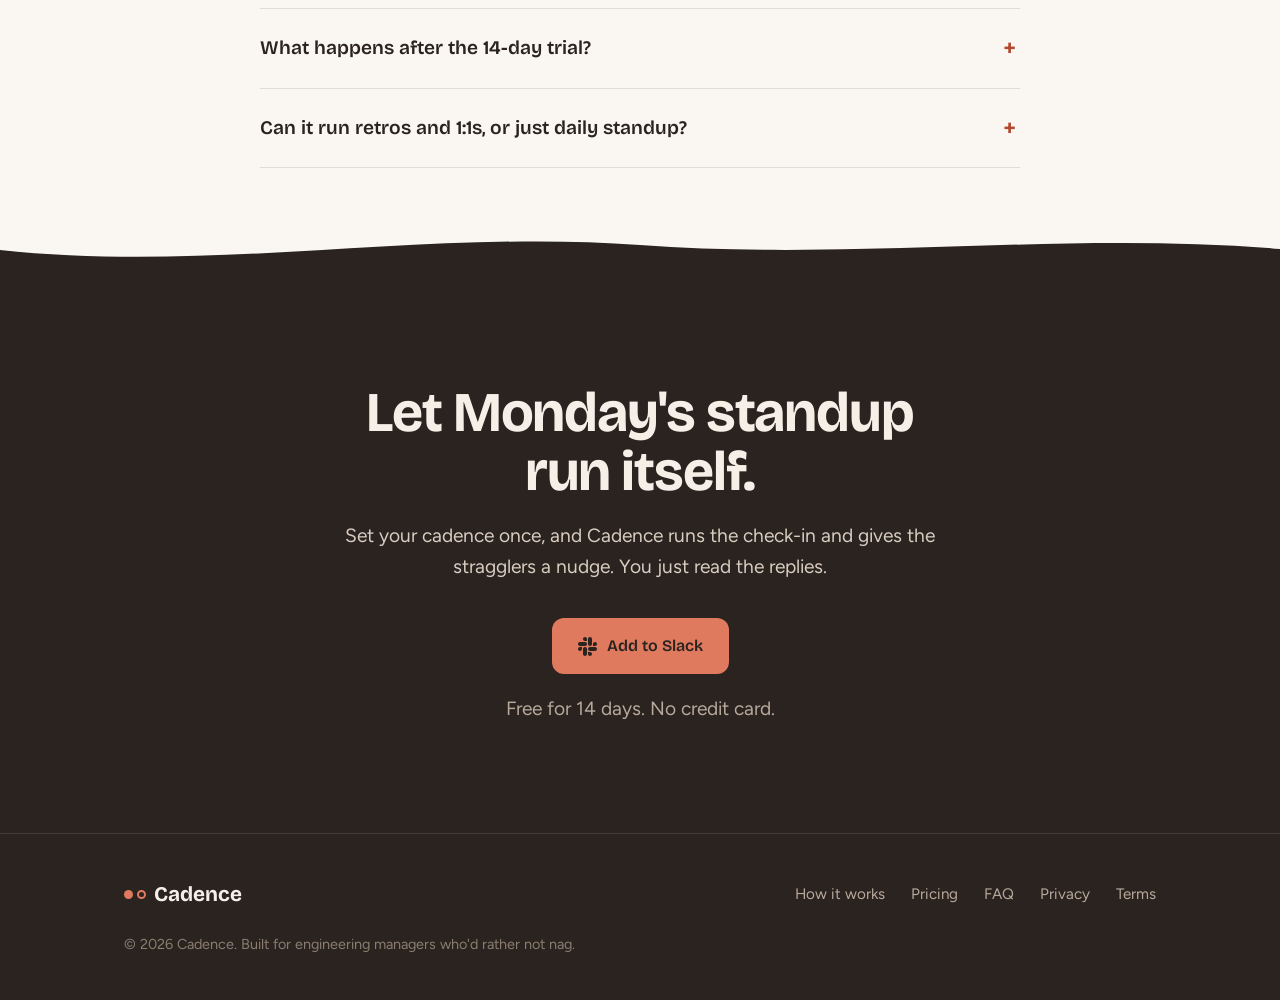
<file: examples/cadence/index-v2.html>
<!DOCTYPE html>
<html lang="en">
<head>
  <meta charset="UTF-8" />
  <meta name="viewport" content="width=device-width, initial-scale=1.0" />

  <title>Stop chasing your team for check-in replies · Cadence</title>
  <meta name="description" content="Cadence runs your recurring team check-ins in Slack and gently nudges whoever hasn't replied. Free for 14 days, no credit card." />
  <link rel="canonical" href="https://cadence.app/" />

  <meta property="og:type" content="website" />
  <meta property="og:url" content="https://cadence.app/" />
  <meta property="og:title" content="Stop chasing your team for check-in replies." />
  <meta property="og:description" content="Cadence posts your recurring check-ins in Slack, then gently follows up with anyone who hasn't answered." />
  <meta property="og:image" content="https://cadence.app/og-cover.png" />
  <meta name="twitter:card" content="summary_large_image" />
  <meta name="twitter:title" content="Stop chasing your team for check-in replies." />
  <meta name="twitter:description" content="Cadence posts your recurring check-ins in Slack, then gently follows up with anyone who hasn't answered." />
  <meta name="twitter:image" content="https://cadence.app/og-cover.png" />

  <link rel="icon" href="data:image/svg+xml,%3Csvg xmlns='http://www.w3.org/2000/svg' viewBox='0 0 32 32'%3E%3Crect width='32' height='32' rx='9' fill='%23e07a5f'/%3E%3Ccircle cx='11' cy='16' r='3' fill='%23faf6f2'/%3E%3Ccircle cx='21' cy='16' r='3' fill='none' stroke='%23faf6f2' stroke-width='2'/%3E%3C/svg%3E" />

  <link rel="preconnect" href="https://fonts.googleapis.com" />
  <link rel="preconnect" href="https://fonts.gstatic.com" crossorigin />
  <link href="https://fonts.googleapis.com/css2?family=Bricolage+Grotesque:opsz,wght@12..96,500;12..96,600;12..96,700;12..96,800&family=Figtree:wght@400;500;600&display=swap" rel="stylesheet" />

  <style>
    :root {
      --bg: #faf6f2;        /* warm porcelain */
      --peach: #fbeee6;
      --lemon: #f4f0e0;
      --lilac: #ece8f5;
      --mint: #e4f0ea;
      --ink: #2a2320;        /* warm near-black */
      --muted: #6f645a;      /* warm gray */
      --accent: #e07a5f;     /* terracotta, for fills */
      --accent-deep: #b34a2f;/* deeper terracotta, for text/emphasis (contrast) */
      --accent-hover: #d97050;
      --espresso: #2a2320;
      --espresso-ink: #f5efe8;
      --ease: cubic-bezier(0.25, 0.46, 0.45, 0.94);
      --tshadow: 0 14px 34px -14px rgba(176, 74, 47, 0.28);
      --maxw: 1080px;
    }

    * { margin: 0; padding: 0; box-sizing: border-box; }
    html { -webkit-text-size-adjust: 100%; }
    body {
      font-family: 'Figtree', system-ui, sans-serif;
      background: var(--bg); color: var(--ink);
      font-size: 18px; line-height: 1.6; -webkit-font-smoothing: antialiased;
      overflow-x: hidden;
    }
    h1, h2, h3 { font-family: 'Bricolage Grotesque', system-ui, sans-serif; line-height: 1.04; letter-spacing: -0.02em; }
    .wrap { max-width: var(--maxw); margin: 0 auto; padding: 0 24px; }
    a { color: inherit; }

    /* ---- buttons: terracotta fill, dark ink text (passes AA) ---- */
    .btn {
      display: inline-flex; align-items: center; gap: 10px;
      background: var(--accent); color: var(--ink);
      font-family: 'Bricolage Grotesque', sans-serif; font-weight: 600; font-size: 1rem;
      padding: 15px 26px; border-radius: 12px; border: none; text-decoration: none; cursor: pointer;
      min-height: 52px; transition: transform 0.2s var(--ease), background 0.2s var(--ease), box-shadow 0.2s var(--ease);
    }
    .btn:hover { background: var(--accent-hover); transform: translateY(-2px); box-shadow: var(--tshadow); }
    .btn:active { transform: translateY(0) scale(0.98); }
    .btn svg { width: 19px; height: 19px; }
    .link2 { font-family: 'Bricolage Grotesque', sans-serif; font-weight: 600; color: var(--accent-deep); text-decoration: none; border-bottom: 2px solid transparent; transition: border-color 0.2s var(--ease); padding-bottom: 2px; }
    .link2:hover { border-color: var(--accent-deep); }
    .risk { font-size: 0.95rem; color: var(--muted); margin-top: 14px; }

    /* ---- nav: floating pill ---- */
    header { position: sticky; top: 16px; z-index: 50; }
    nav {
      display: flex; align-items: center; justify-content: space-between;
      max-width: var(--maxw); margin: 0 auto; padding: 10px 12px 10px 22px;
      background: rgba(251, 238, 230, 0.82); backdrop-filter: blur(12px);
      border-radius: 100px; box-shadow: 0 8px 26px -16px rgba(42, 35, 32, 0.4);
    }
    .brand { font-family: 'Bricolage Grotesque', sans-serif; font-weight: 700; font-size: 1.3rem; text-decoration: none; color: var(--ink); display: inline-flex; align-items: center; gap: 8px; }
    .brand .mark { display: inline-flex; gap: 4px; align-items: center; }
    .brand .dot-f { width: 9px; height: 9px; border-radius: 50%; background: var(--accent); }
    .brand .dot-o { width: 9px; height: 9px; border-radius: 50%; border: 2px solid var(--accent); box-sizing: border-box; }
    .nav-links { display: flex; align-items: center; gap: 26px; }
    .nav-links a.nl { font-family: 'Figtree', sans-serif; font-weight: 500; font-size: 0.98rem; color: var(--ink); text-decoration: none; opacity: 0.75; transition: opacity 0.15s var(--ease); }
    .nav-links a.nl:hover { opacity: 1; }
    .nav-links .btn { padding: 10px 18px; min-height: 44px; font-size: 0.92rem; }

    /* ---- wave dividers (edge to edge) ---- */
    section { position: relative; }
    .wave { position: absolute; top: 0; left: 0; width: 100%; height: 54px; transform: translateY(-53px); display: block; pointer-events: none; }

    /* ---- hero ---- */
    .hero { background: var(--peach); padding: clamp(120px, 20vh, 200px) 0 clamp(80px, 12vh, 130px); overflow: hidden; }
    .hero::before {
      content: ""; position: absolute; inset: 0; pointer-events: none; opacity: 0.5;
      background-image: repeating-linear-gradient(115deg, transparent 0 38px, rgba(224,122,95,0.05) 38px 39px);
    }
    .hero .wrap { position: relative; }
    .hero h1 { font-size: clamp(2.7rem, 7vw, 5.2rem); font-weight: 700; max-width: 15ch; }
    .hero h1 .w { display: inline-block; opacity: 0; transform: translateY(14px); transition: opacity 0.5s var(--ease), transform 0.5s var(--ease); }
    .hero h1 .w.lit { opacity: 1; transform: translateY(0); }
    .hero .sub { font-size: clamp(1.15rem, 2.2vw, 1.4rem); color: var(--muted); max-width: 48ch; margin-top: 26px; line-height: 1.5; }
    .hero .cta { display: flex; align-items: center; gap: 24px; margin-top: 38px; flex-wrap: wrap; }

    /* ---- generic section ---- */
    section.pad { padding: clamp(88px, 12vh, 128px) 0; }
    .sol { background: var(--bg); }
    .feat { background: var(--lemon); }
    .how { background: var(--mint); }
    .cmp { background: var(--lilac); }
    .price { background: var(--peach); }
    .faq { background: var(--bg); }
    h2.title { font-size: clamp(2rem, 4.2vw, 3.1rem); font-weight: 700; max-width: 20ch; }
    .lead { font-size: 1.2rem; color: var(--muted); max-width: 60ch; margin-top: 18px; }

    /* ---- solution + week-rhythm diagram ---- */
    .sol-grid { display: grid; grid-template-columns: 1fr 1.1fr; gap: 52px; align-items: center; }
    .sol .prose { font-size: clamp(1.2rem, 2.2vw, 1.5rem); line-height: 1.5; font-weight: 500; max-width: 34ch; }
    .sol .prose .hl { color: var(--accent-deep); }
    .diagram-card { background: var(--peach); border-radius: 20px; padding: 30px 26px; box-shadow: var(--tshadow); }
    .diagram { width: 100%; height: auto; display: block; }
    .ripple-ring { opacity: 0; transform-origin: center; }
    .diagram.in .ripple-ring { animation: ripple 1.6s var(--ease) forwards; }
    .diagram.in .ripple-ring.r2 { animation-delay: 0.22s; }
    @keyframes ripple { 0% { opacity: 0.85; transform: scale(0.3); } 100% { opacity: 0; transform: scale(1); } }

    /* ---- features: dominant nudge + supporting pair ---- */
    .feat-grid { display: grid; grid-template-columns: 1fr 1fr; gap: 22px; margin-top: 52px; }
    .card { border-radius: 18px; padding: 34px; }
    .card.dominant { grid-column: 1 / -1; background: var(--espresso); color: var(--espresso-ink); display: grid; grid-template-columns: auto 1fr; gap: 40px; align-items: center; }
    .card.dominant .big2 { font-family: 'Bricolage Grotesque', sans-serif; font-weight: 800; font-size: clamp(6rem, 16vw, 11rem); line-height: 0.8; color: var(--accent); letter-spacing: -0.04em; }
    .card.dominant h3 { font-size: clamp(1.7rem, 3vw, 2.3rem); font-weight: 700; margin-bottom: 12px; }
    .card.dominant p { color: #d9ccc0; max-width: 46ch; font-size: 1.08rem; }
    .card.dominant .cap { display: block; font-family: 'Figtree'; font-weight: 600; font-size: 0.9rem; color: var(--accent); margin-top: 10px; }
    .card.soft { background: var(--peach); box-shadow: var(--tshadow); }
    .card.soft h3 { font-size: 1.35rem; font-weight: 700; margin-bottom: 12px; }
    .card.soft p { color: var(--muted); font-size: 1.04rem; }

    /* ---- how it works: beat markers ---- */
    .beats { display: grid; grid-template-columns: repeat(3, 1fr); gap: 30px; margin-top: 52px; }
    .beat { position: relative; padding-top: 30px; }
    .beat .tick { position: absolute; top: 0; left: 0; display: flex; align-items: center; gap: 8px; width: 100%; }
    .beat .tick .d { width: 12px; height: 12px; border-radius: 50%; background: var(--accent); flex: none; }
    .beat .tick .ln { height: 2px; background: rgba(224,122,95,0.35); flex: 1; }
    .beat .n { font-family: 'Bricolage Grotesque'; font-weight: 700; font-size: 0.82rem; color: var(--accent-deep); letter-spacing: 0.06em; }
    .beat h3 { font-size: 1.3rem; font-weight: 700; margin: 8px 0 10px; }
    .beat p { color: var(--muted); font-size: 1.02rem; }
    .beat .t { display: inline-block; margin-top: 12px; font-size: 0.85rem; color: var(--ink); opacity: 0.6; font-weight: 500; }

    /* ---- comparison ---- */
    .cmp-grid { display: grid; grid-template-columns: 1fr 1fr 1.15fr; gap: 20px; margin-top: 50px; align-items: stretch; }
    .col { padding: 30px; border-radius: 18px; }
    .col.them { background: rgba(255,255,255,0.4); }
    .col.us { background: var(--peach); box-shadow: var(--tshadow); transform: translateY(-10px); }
    .col h3 { font-family: 'Bricolage Grotesque'; font-size: 1.15rem; font-weight: 700; margin-bottom: 14px; }
    .col.us h3 { color: var(--accent-deep); }
    .col p { font-size: 1rem; color: var(--muted); }
    .col.us p { color: var(--ink); }

    /* ---- pricing ---- */
    .price-card { max-width: 520px; margin: 50px auto 0; background: #fff; border-radius: 22px; padding: 44px; text-align: center; box-shadow: var(--tshadow); }
    .amt { font-family: 'Bricolage Grotesque'; font-weight: 800; font-size: 3.6rem; letter-spacing: -0.03em; }
    .amt .per { font-family: 'Figtree'; font-size: 1.05rem; font-weight: 500; color: var(--muted); letter-spacing: 0; }
    .price-card .incl { color: var(--muted); margin: 16px auto 4px; max-width: 40ch; }
    .price-card .incl.sm { font-size: 0.97rem; }
    .price-card .btn { margin-top: 26px; }

    /* ---- faq ---- */
    .faq-list { max-width: 760px; margin: 44px auto 0; }
    details { border-bottom: 1px solid rgba(42,35,32,0.12); }
    summary { list-style: none; cursor: pointer; padding: 24px 40px 24px 0; position: relative; font-family: 'Bricolage Grotesque'; font-weight: 600; font-size: 1.2rem; }
    summary::-webkit-details-marker { display: none; }
    summary::after { content: '+'; position: absolute; right: 4px; top: 50%; transform: translateY(-50%); font-size: 1.6rem; color: var(--accent-deep); transition: transform 0.2s var(--ease); }
    details[open] summary::after { transform: translateY(-50%) rotate(45deg); }
    .answer { padding: 0 40px 26px 0; color: var(--muted); font-size: 1.06rem; max-width: 65ch; }

    /* ---- final CTA: full-bleed espresso ---- */
    .final { background: var(--espresso); color: var(--espresso-ink); text-align: center; }
    .final h2 { color: var(--espresso-ink); font-size: clamp(2.2rem, 4.6vw, 3.5rem); font-weight: 700; max-width: 18ch; margin: 0 auto; }
    .final p { color: #d9ccc0; font-size: 1.2rem; max-width: 52ch; margin: 20px auto 0; }
    .final .cta { display: flex; flex-direction: column; align-items: center; margin-top: 36px; }
    .final .risk { color: #b8a99b; }
    .final .wave path { fill: var(--espresso); }

    /* ---- footer ---- */
    footer { background: var(--espresso); border-top: 1px solid rgba(245,239,232,0.12); padding: 44px 0; color: #b8a99b; }
    .foot { display: flex; justify-content: space-between; align-items: center; flex-wrap: wrap; gap: 18px; }
    .foot .brand { color: var(--espresso-ink); }
    .foot-links { display: flex; gap: 26px; flex-wrap: wrap; }
    .foot-links a { color: #b8a99b; text-decoration: none; font-size: 0.95rem; transition: color 0.15s var(--ease); }
    .foot-links a:hover { color: var(--espresso-ink); }
    .copy { color: #8a7d70; font-size: 0.9rem; margin-top: 22px; }

    /* ---- scroll reveal (used sparingly: 2 elements) ---- */
    .reveal { opacity: 0; transform: translateY(20px); transition: opacity 0.6s var(--ease), transform 0.6s var(--ease); }
    .reveal.in { opacity: 1; transform: translateY(0); }

    /* ---- responsive ---- */
    @media (max-width: 860px) {
      .nav-links .nl { display: none; }
      .sol-grid { grid-template-columns: 1fr; gap: 28px; }
      .feat-grid { grid-template-columns: 1fr; }
      .card.dominant { grid-template-columns: 1fr; gap: 16px; text-align: left; }
      .beats { grid-template-columns: 1fr; gap: 34px; }
      .cmp-grid { grid-template-columns: 1fr; }
      .col.us { transform: none; }
    }
    @media (max-width: 520px) {
      body { font-size: 17px; }
      .hero .cta { flex-direction: column; align-items: flex-start; gap: 16px; }
      .hero .cta .btn { width: 100%; justify-content: center; }
      .price-card { padding: 32px 22px; }
    }
    @media (prefers-reduced-motion: reduce) {
      * { animation: none !important; transition: none !important; }
      .hero h1 .w { opacity: 1; transform: none; }
      .reveal { opacity: 1; transform: none; }
      .ripple-ring { display: none; }
    }
  </style>
</head>
<body>

  <header>
    <nav>
      <a href="#" class="brand"><span class="mark"><span class="dot-f"></span><span class="dot-o"></span></span> Cadence</a>
      <div class="nav-links">
        <a href="#how" class="nl">How it works</a>
        <a href="#price" class="nl">Pricing</a>
        <a href="#faq" class="nl">FAQ</a>
        <a href="#install" class="btn" aria-label="Add Cadence to Slack">
          <svg viewBox="0 0 122.8 122.8" aria-hidden="true"><path d="M25.8 77.6c0 7.1-5.8 12.9-12.9 12.9S0 84.7 0 77.6s5.8-12.9 12.9-12.9h12.9v12.9zm6.5 0c0-7.1 5.8-12.9 12.9-12.9s12.9 5.8 12.9 12.9v32.3c0 7.1-5.8 12.9-12.9 12.9s-12.9-5.8-12.9-12.9V77.6z" fill="#2a2320"/><path d="M45.2 25.8c-7.1 0-12.9-5.8-12.9-12.9S38.1 0 45.2 0s12.9 5.8 12.9 12.9v12.9H45.2zm0 6.5c7.1 0 12.9 5.8 12.9 12.9s-5.8 12.9-12.9 12.9H12.9C5.8 58.1 0 52.3 0 45.2s5.8-12.9 12.9-12.9h32.3z" fill="#2a2320"/><path d="M97 45.2c0-7.1 5.8-12.9 12.9-12.9s12.9 5.8 12.9 12.9-5.8 12.9-12.9 12.9H97V45.2zm-6.5 0c0 7.1-5.8 12.9-12.9 12.9s-12.9-5.8-12.9-12.9V12.9C64.7 5.8 70.5 0 77.6 0s12.9 5.8 12.9 12.9v32.3z" fill="#2a2320"/><path d="M77.6 97c7.1 0 12.9 5.8 12.9 12.9s-5.8 12.9-12.9 12.9-12.9-5.8-12.9-12.9V97h12.9zm0-6.5c-7.1 0-12.9-5.8-12.9-12.9s5.8-12.9 12.9-12.9h32.3c7.1 0 12.9 5.8 12.9 12.9s-5.8 12.9-12.9 12.9H77.6z" fill="#2a2320"/></svg>
          Add to Slack
        </a>
      </div>
    </nav>
  </header>

  <main>

    <!-- HERO -->
    <section class="hero">
      <div class="wrap">
        <h1 id="hero-h1">Stop chasing your team for check-in replies.</h1>
        <p class="sub">Cadence posts your recurring check-ins in the channel, then gently follows up with anyone who hasn't answered. You stop being the one sending "hey, did you see this?"</p>
        <div class="cta">
          <a href="#install" class="btn" aria-label="Add Cadence to Slack">
            <svg viewBox="0 0 122.8 122.8" aria-hidden="true"><path d="M25.8 77.6c0 7.1-5.8 12.9-12.9 12.9S0 84.7 0 77.6s5.8-12.9 12.9-12.9h12.9v12.9zm6.5 0c0-7.1 5.8-12.9 12.9-12.9s12.9 5.8 12.9 12.9v32.3c0 7.1-5.8 12.9-12.9 12.9s-12.9-5.8-12.9-12.9V77.6z" fill="#2a2320"/><path d="M45.2 25.8c-7.1 0-12.9-5.8-12.9-12.9S38.1 0 45.2 0s12.9 5.8 12.9 12.9v12.9H45.2zm0 6.5c7.1 0 12.9 5.8 12.9 12.9s-5.8 12.9-12.9 12.9H12.9C5.8 58.1 0 52.3 0 45.2s5.8-12.9 12.9-12.9h32.3z" fill="#2a2320"/><path d="M97 45.2c0-7.1 5.8-12.9 12.9-12.9s12.9 5.8 12.9 12.9-5.8 12.9-12.9 12.9H97V45.2zm-6.5 0c0 7.1-5.8 12.9-12.9 12.9s-12.9-5.8-12.9-12.9V12.9C64.7 5.8 70.5 0 77.6 0s12.9 5.8 12.9 12.9v32.3z" fill="#2a2320"/><path d="M77.6 97c7.1 0 12.9 5.8 12.9 12.9s-5.8 12.9-12.9 12.9-12.9-5.8-12.9-12.9V97h12.9zm0-6.5c-7.1 0-12.9-5.8-12.9-12.9s5.8-12.9 12.9-12.9h32.3c7.1 0 12.9 5.8 12.9 12.9s-5.8 12.9-12.9 12.9H77.6z" fill="#2a2320"/></svg>
            Add to Slack
          </a>
          <a href="#how" class="link2">See how it works</a>
        </div>
        <p class="risk">Free for 14 days. No credit card.</p>
      </div>
    </section>

    <!-- SOLUTION + WEEK RHYTHM DIAGRAM -->
    <section class="sol pad" id="solution">
      <svg class="wave" viewBox="0 0 1440 54" preserveAspectRatio="none" aria-hidden="true"><path d="M0,27 C240,50 480,6 720,22 C960,38 1200,8 1440,26 L1440,54 L0,54 Z" fill="#faf6f2"/></svg>
      <div class="wrap">
        <div class="sol-grid">
          <div>
            <h2 class="title">You set it once. Cadence runs every check-in after that.</h2>
            <p class="prose" style="margin-top:24px;">Monday at 10am, Cadence posts your check-in in the team channel: the same three questions, every week. Four people reply. Two don't. Cadence gives those two a gentle nudge in their DMs, and by standup every answer is gathered in one thread. <span class="hl">You didn't send a single reminder.</span></p>
          </div>
          <div class="diagram-card reveal">
            <svg class="diagram" viewBox="0 0 520 300" role="img" aria-label="A week of check-ins: on Monday Cadence posts three questions in the team channel. Four teammates reply, two do not. Cadence sends the two a gentle nudge, and all replies gather in one thread.">
              <title>Cadence week rhythm</title>
              <!-- day rail -->
              <text x="0" y="24" font-family="Bricolage Grotesque, sans-serif" font-size="15" font-weight="700" fill="#2a2320">Monday</text>
              <text x="86" y="24" font-family="Figtree, sans-serif" font-size="13" fill="#6f645a">10:04am</text>
              <!-- channel bar -->
              <rect x="0" y="38" width="520" height="52" rx="12" fill="#faf6f2"/>
              <circle cx="26" cy="64" r="9" fill="#e07a5f"/>
              <text x="26" y="68" font-family="Bricolage Grotesque" font-size="11" font-weight="700" fill="#faf6f2" text-anchor="middle">C</text>
              <text x="46" y="60" font-family="Figtree" font-size="13" font-weight="600" fill="#2a2320">Cadence posted the check-in</text>
              <text x="46" y="78" font-family="Figtree" font-size="12" fill="#6f645a">3 questions to #eng-standup</text>
              <!-- replied row -->
              <text x="0" y="128" font-family="Figtree" font-size="13" font-weight="600" fill="#2a2320">Replied</text>
              <circle cx="18" cy="150" r="14" fill="#e07a5f"/>
              <circle cx="54" cy="150" r="14" fill="#e07a5f"/>
              <circle cx="90" cy="150" r="14" fill="#e07a5f"/>
              <circle cx="126" cy="150" r="14" fill="#e07a5f"/>
              <!-- not replied -->
              <text x="270" y="128" font-family="Figtree" font-size="13" font-weight="600" fill="#6f645a">Didn't reply</text>
              <circle cx="288" cy="150" r="14" fill="none" stroke="#c9beb2" stroke-width="2" stroke-dasharray="3 3"/>
              <circle cx="324" cy="150" r="14" fill="none" stroke="#c9beb2" stroke-width="2" stroke-dasharray="3 3"/>
              <!-- nudge ripple toward the two -->
              <g transform="translate(306,150)">
                <circle class="ripple-ring" r="26" fill="none" stroke="#e07a5f" stroke-width="2"/>
                <circle class="ripple-ring r2" r="26" fill="none" stroke="#e07a5f" stroke-width="2"/>
              </g>
              <text x="270" y="196" font-family="Bricolage Grotesque" font-size="13" font-weight="700" fill="#b34a2f">gentle nudge, up to twice</text>
              <!-- gathered thread -->
              <rect x="0" y="224" width="520" height="56" rx="12" fill="#e4f0ea"/>
              <text x="20" y="250" font-family="Figtree" font-size="13" font-weight="600" fill="#2a2320">By standup: all 6 replies, one thread</text>
              <text x="20" y="270" font-family="Figtree" font-size="12" fill="#6f645a">You didn't send a single reminder</text>
            </svg>
          </div>
        </div>
      </div>
    </section>

    <!-- FEATURES -->
    <section class="feat pad" id="features">
      <svg class="wave" viewBox="0 0 1440 54" preserveAspectRatio="none" aria-hidden="true"><path d="M0,27 C240,50 480,6 720,22 C960,38 1200,8 1440,26 L1440,54 L0,54 Z" fill="#f4f0e0"/></svg>
      <div class="wrap">
        <h2 class="title">What you actually get.</h2>
        <div class="feat-grid">
          <article class="card dominant">
            <div class="big2" aria-hidden="true">2</div>
            <div>
              <h3>The follow-up that isn't you.</h3>
              <p>Two people missed the check-in. Cadence gives each a gentle reminder, up to twice, then stops. Quiet enough that nobody feels nagged, and you never had to notice they were missing.</p>
              <span class="cap">the two who didn't reply, handled</span>
            </div>
          </article>
          <article class="card soft">
            <h3>It lives where your team already works.</h3>
            <p>Cadence runs right inside Slack, with no dashboard to log into and no new habit to enforce. That's the difference between a tool your team keeps using and one they mute by week two.</p>
          </article>
          <article class="card soft">
            <h3>The week's replies, in one place.</h3>
            <p>Every response gathers into a single thread, so you read the whole team's week in two minutes and spot who's blocked before it turns into a fire.</p>
          </article>
        </div>
      </div>
    </section>

    <!-- HOW IT WORKS -->
    <section class="how pad" id="how">
      <svg class="wave" viewBox="0 0 1440 54" preserveAspectRatio="none" aria-hidden="true"><path d="M0,27 C240,50 480,6 720,22 C960,38 1200,8 1440,26 L1440,54 L0,54 Z" fill="#e4f0ea"/></svg>
      <div class="wrap">
        <h2 class="title">From install to first check-in in about three minutes.</h2>
        <div class="beats">
          <div class="beat">
            <div class="tick"><span class="d"></span><span class="ln"></span></div>
            <span class="n">BEAT 1</span>
            <h3>Add Cadence to Slack</h3>
            <p>One click from the Slack App Directory.</p>
            <span class="t">about 30 seconds</span>
          </div>
          <div class="beat">
            <div class="tick"><span class="d"></span><span class="ln"></span></div>
            <span class="n">BEAT 2</span>
            <h3>Set your cadence</h3>
            <p>Pick the channel, write your questions, choose when it posts: weekly standup, biweekly retro, whatever rhythm your team keeps.</p>
            <span class="t">about two minutes</span>
          </div>
          <div class="beat">
            <div class="tick"><span class="d"></span><span class="ln"></span></div>
            <span class="n">BEAT 3</span>
            <h3>Let it run</h3>
            <p>Cadence posts on schedule, nudges whoever's late, and gathers every reply in one thread. You show up to a finished check-in.</p>
            <span class="t">hands-off from here</span>
          </div>
        </div>
      </div>
    </section>

    <!-- COMPARISON -->
    <section class="cmp pad" id="compare">
      <svg class="wave" viewBox="0 0 1440 54" preserveAspectRatio="none" aria-hidden="true"><path d="M0,27 C240,50 480,6 720,22 C960,38 1200,8 1440,26 L1440,54 L0,54 Z" fill="#ece8f5"/></svg>
      <div class="wrap">
        <h2 class="title">Most check-in tools stop at posting the question.</h2>
        <p class="lead">The category splits in two, and neither half handles the part that actually eats your time.</p>
        <div class="cmp-grid">
          <div class="col them">
            <h3>The heavyweight suites</h3>
            <p>Built for performance reviews and engagement surveys, and far more than a weekly check-in needs. You adopt a whole platform to run three questions on Monday.</p>
          </div>
          <div class="col them">
            <h3>The other Slack bots</h3>
            <p>They post the question on schedule and collect the answers. Closer to right, but they go quiet exactly when it matters: the two people who didn't reply stay un-chased, so you pick up the slack.</p>
          </div>
          <div class="col us">
            <h3>Cadence</h3>
            <p>Does the one job, inside Slack, and handles the follow-up the other bots leave to you.</p>
          </div>
        </div>
      </div>
    </section>

    <!-- PRICING -->
    <section class="price pad" id="price">
      <svg class="wave" viewBox="0 0 1440 54" preserveAspectRatio="none" aria-hidden="true"><path d="M0,27 C240,50 480,6 720,22 C960,38 1200,8 1440,26 L1440,54 L0,54 Z" fill="#fbeee6"/></svg>
      <div class="wrap">
        <h2 class="title" style="text-align:center;margin:0 auto;">$8 per person, per month. Start with 14 days free.</h2>
        <div class="price-card reveal">
          <div class="amt">$8<span class="per"> / person / month</span></div>
          <p class="incl">Every check-in, every nudge, every channel. One plan, nothing gated behind a higher tier.</p>
          <p class="incl sm">Priced per active user, so a six-person team pays for six.</p>
          <a href="#install" class="btn" aria-label="Add Cadence to Slack">
            <svg viewBox="0 0 122.8 122.8" aria-hidden="true"><path d="M25.8 77.6c0 7.1-5.8 12.9-12.9 12.9S0 84.7 0 77.6s5.8-12.9 12.9-12.9h12.9v12.9zm6.5 0c0-7.1 5.8-12.9 12.9-12.9s12.9 5.8 12.9 12.9v32.3c0 7.1-5.8 12.9-12.9 12.9s-12.9-5.8-12.9-12.9V77.6z" fill="#2a2320"/><path d="M45.2 25.8c-7.1 0-12.9-5.8-12.9-12.9S38.1 0 45.2 0s12.9 5.8 12.9 12.9v12.9H45.2zm0 6.5c7.1 0 12.9 5.8 12.9 12.9s-5.8 12.9-12.9 12.9H12.9C5.8 58.1 0 52.3 0 45.2s5.8-12.9 12.9-12.9h32.3z" fill="#2a2320"/><path d="M97 45.2c0-7.1 5.8-12.9 12.9-12.9s12.9 5.8 12.9 12.9-5.8 12.9-12.9 12.9H97V45.2zm-6.5 0c0 7.1-5.8 12.9-12.9 12.9s-12.9-5.8-12.9-12.9V12.9C64.7 5.8 70.5 0 77.6 0s12.9 5.8 12.9 12.9v32.3z" fill="#2a2320"/><path d="M77.6 97c7.1 0 12.9 5.8 12.9 12.9s-5.8 12.9-12.9 12.9-12.9-5.8-12.9-12.9V97h12.9zm0-6.5c-7.1 0-12.9-5.8-12.9-12.9s5.8-12.9 12.9-12.9h32.3c7.1 0 12.9 5.8 12.9 12.9s-5.8 12.9-12.9 12.9H77.6z" fill="#2a2320"/></svg>
            Add to Slack
          </a>
          <p class="risk">Free for 14 days. No credit card. Cancel anytime.</p>
        </div>
      </div>
    </section>

    <!-- FAQ -->
    <section class="faq pad" id="faq">
      <svg class="wave" viewBox="0 0 1440 54" preserveAspectRatio="none" aria-hidden="true"><path d="M0,27 C240,50 480,6 720,22 C960,38 1200,8 1440,26 L1440,54 L0,54 Z" fill="#faf6f2"/></svg>
      <div class="wrap">
        <h2 class="title" style="text-align:center;margin:0 auto;">The questions managers ask before installing.</h2>
        <div class="faq-list">
          <details name="faq">
            <summary>Will my team just mute it?</summary>
            <div class="answer">Cadence gives a non-responder a gentle nudge up to twice, then stops, so it never turns into noise people tune out. It posts on the schedule you set, not at random. The nudge is what earns replies without you asking.</div>
          </details>
          <details name="faq">
            <summary>Do I have to change how we run standup now?</summary>
            <div class="answer">No. Point Cadence at your existing channel and keep the questions you already ask. It runs the standup you already have, without the part where you chase people.</div>
          </details>
          <details name="faq">
            <summary>What happens after the 14-day trial?</summary>
            <div class="answer">You pick a plan to keep going, or Cadence pauses. There's no card on file, so nothing charges automatically. Your setup stays saved if you come back.</div>
          </details>
          <details name="faq">
            <summary>Can it run retros and 1:1s, or just daily standup?</summary>
            <div class="answer">Any recurring check-in that lives in Slack: weekly standup, biweekly retro, monthly team pulse. You set the questions and the rhythm.</div>
          </details>
        </div>
      </div>
    </section>

    <!-- FINAL CTA -->
    <section class="final pad" id="install">
      <svg class="wave" viewBox="0 0 1440 54" preserveAspectRatio="none" aria-hidden="true"><path d="M0,27 C240,50 480,6 720,22 C960,38 1200,8 1440,26 L1440,54 L0,54 Z"/></svg>
      <div class="wrap">
        <h2>Let Monday's standup run itself.</h2>
        <p>Set your cadence once, and Cadence runs the check-in and gives the stragglers a nudge. You just read the replies.</p>
        <div class="cta">
          <a href="#" class="btn" aria-label="Add Cadence to Slack">
            <svg viewBox="0 0 122.8 122.8" aria-hidden="true"><path d="M25.8 77.6c0 7.1-5.8 12.9-12.9 12.9S0 84.7 0 77.6s5.8-12.9 12.9-12.9h12.9v12.9zm6.5 0c0-7.1 5.8-12.9 12.9-12.9s12.9 5.8 12.9 12.9v32.3c0 7.1-5.8 12.9-12.9 12.9s-12.9-5.8-12.9-12.9V77.6z" fill="#2a2320"/><path d="M45.2 25.8c-7.1 0-12.9-5.8-12.9-12.9S38.1 0 45.2 0s12.9 5.8 12.9 12.9v12.9H45.2zm0 6.5c7.1 0 12.9 5.8 12.9 12.9s-5.8 12.9-12.9 12.9H12.9C5.8 58.1 0 52.3 0 45.2s5.8-12.9 12.9-12.9h32.3z" fill="#2a2320"/><path d="M97 45.2c0-7.1 5.8-12.9 12.9-12.9s12.9 5.8 12.9 12.9-5.8 12.9-12.9 12.9H97V45.2zm-6.5 0c0 7.1-5.8 12.9-12.9 12.9s-12.9-5.8-12.9-12.9V12.9C64.7 5.8 70.5 0 77.6 0s12.9 5.8 12.9 12.9v32.3z" fill="#2a2320"/><path d="M77.6 97c7.1 0 12.9 5.8 12.9 12.9s-5.8 12.9-12.9 12.9-12.9-5.8-12.9-12.9V97h12.9zm0-6.5c-7.1 0-12.9-5.8-12.9-12.9s5.8-12.9 12.9-12.9h32.3c7.1 0 12.9 5.8 12.9 12.9s-5.8 12.9-12.9 12.9H77.6z" fill="#2a2320"/></svg>
            Add to Slack
          </a>
          <p class="risk">Free for 14 days. No credit card.</p>
        </div>
      </div>
    </section>

  </main>

  <footer>
    <div class="wrap">
      <div class="foot">
        <a href="#" class="brand"><span class="mark"><span class="dot-f"></span><span class="dot-o"></span></span> Cadence</a>
        <div class="foot-links">
          <a href="#how">How it works</a>
          <a href="#price">Pricing</a>
          <a href="#faq">FAQ</a>
          <a href="/privacy">Privacy</a>
          <a href="/terms">Terms</a>
        </div>
      </div>
      <p class="copy">© 2026 Cadence. Built for engineering managers who'd rather not nag.</p>
    </div>
  </footer>

  <script type="application/ld+json">
  {
    "@context": "https://schema.org",
    "@graph": [
      { "@type": "Organization", "name": "Cadence", "url": "https://cadence.app/" },
      { "@type": "Product", "name": "Cadence", "description": "A Slack app that runs recurring team check-ins and gently nudges people who haven't responded.", "offers": { "@type": "Offer", "price": "8.00", "priceCurrency": "USD", "description": "Per active user, per month. 14-day free trial, no credit card." } },
      { "@type": "FAQPage", "mainEntity": [
        { "@type": "Question", "name": "Will my team just mute it?", "acceptedAnswer": { "@type": "Answer", "text": "Cadence gives a non-responder a gentle nudge up to twice, then stops, so it never turns into noise people tune out. It posts on the schedule you set, not at random. The nudge is what earns replies without you asking." } },
        { "@type": "Question", "name": "Do I have to change how we run standup now?", "acceptedAnswer": { "@type": "Answer", "text": "No. Point Cadence at your existing channel and keep the questions you already ask. It runs the standup you already have, without the part where you chase people." } },
        { "@type": "Question", "name": "What happens after the 14-day trial?", "acceptedAnswer": { "@type": "Answer", "text": "You pick a plan to keep going, or Cadence pauses. There is no card on file, so nothing charges automatically. Your setup stays saved if you come back." } },
        { "@type": "Question", "name": "Can it run retros and 1:1s, or just daily standup?", "acceptedAnswer": { "@type": "Answer", "text": "Any recurring check-in that lives in Slack: weekly standup, biweekly retro, monthly team pulse. You set the questions and the rhythm." } }
      ] }
    ]
  }
  </script>

  <script>
    // Hero type-on: reveal word by word, once
    (function () {
      var reduced = window.matchMedia('(prefers-reduced-motion: reduce)').matches;
      var h1 = document.getElementById('hero-h1');
      var words = h1.textContent.split(' ');
      h1.textContent = '';
      words.forEach(function (w, i) {
        var s = document.createElement('span');
        s.className = 'w'; s.textContent = w;
        h1.appendChild(s);
        if (i < words.length - 1) h1.appendChild(document.createTextNode(' '));
        if (reduced) { s.classList.add('lit'); }
        else { setTimeout(function () { s.classList.add('lit'); }, 120 + i * 75); }
      });
    })();

    // Sparse scroll reveal + diagram ripple trigger
    if ('IntersectionObserver' in window) {
      var io = new IntersectionObserver(function (entries) {
        entries.forEach(function (e) { if (e.isIntersecting) { e.target.classList.add('in'); io.unobserve(e.target); } });
      }, { threshold: 0.2 });
      document.querySelectorAll('.reveal').forEach(function (el) { io.observe(el); });
    } else {
      document.querySelectorAll('.reveal').forEach(function (el) { el.classList.add('in'); });
    }

    // FAQ one-open
    var faqs = document.querySelectorAll('details[name="faq"]');
    faqs.forEach(function (d) { d.addEventListener('toggle', function () { if (d.open) faqs.forEach(function (o) { if (o !== d) o.open = false; }); }); });
  </script>

</body>
</html>
</file>
